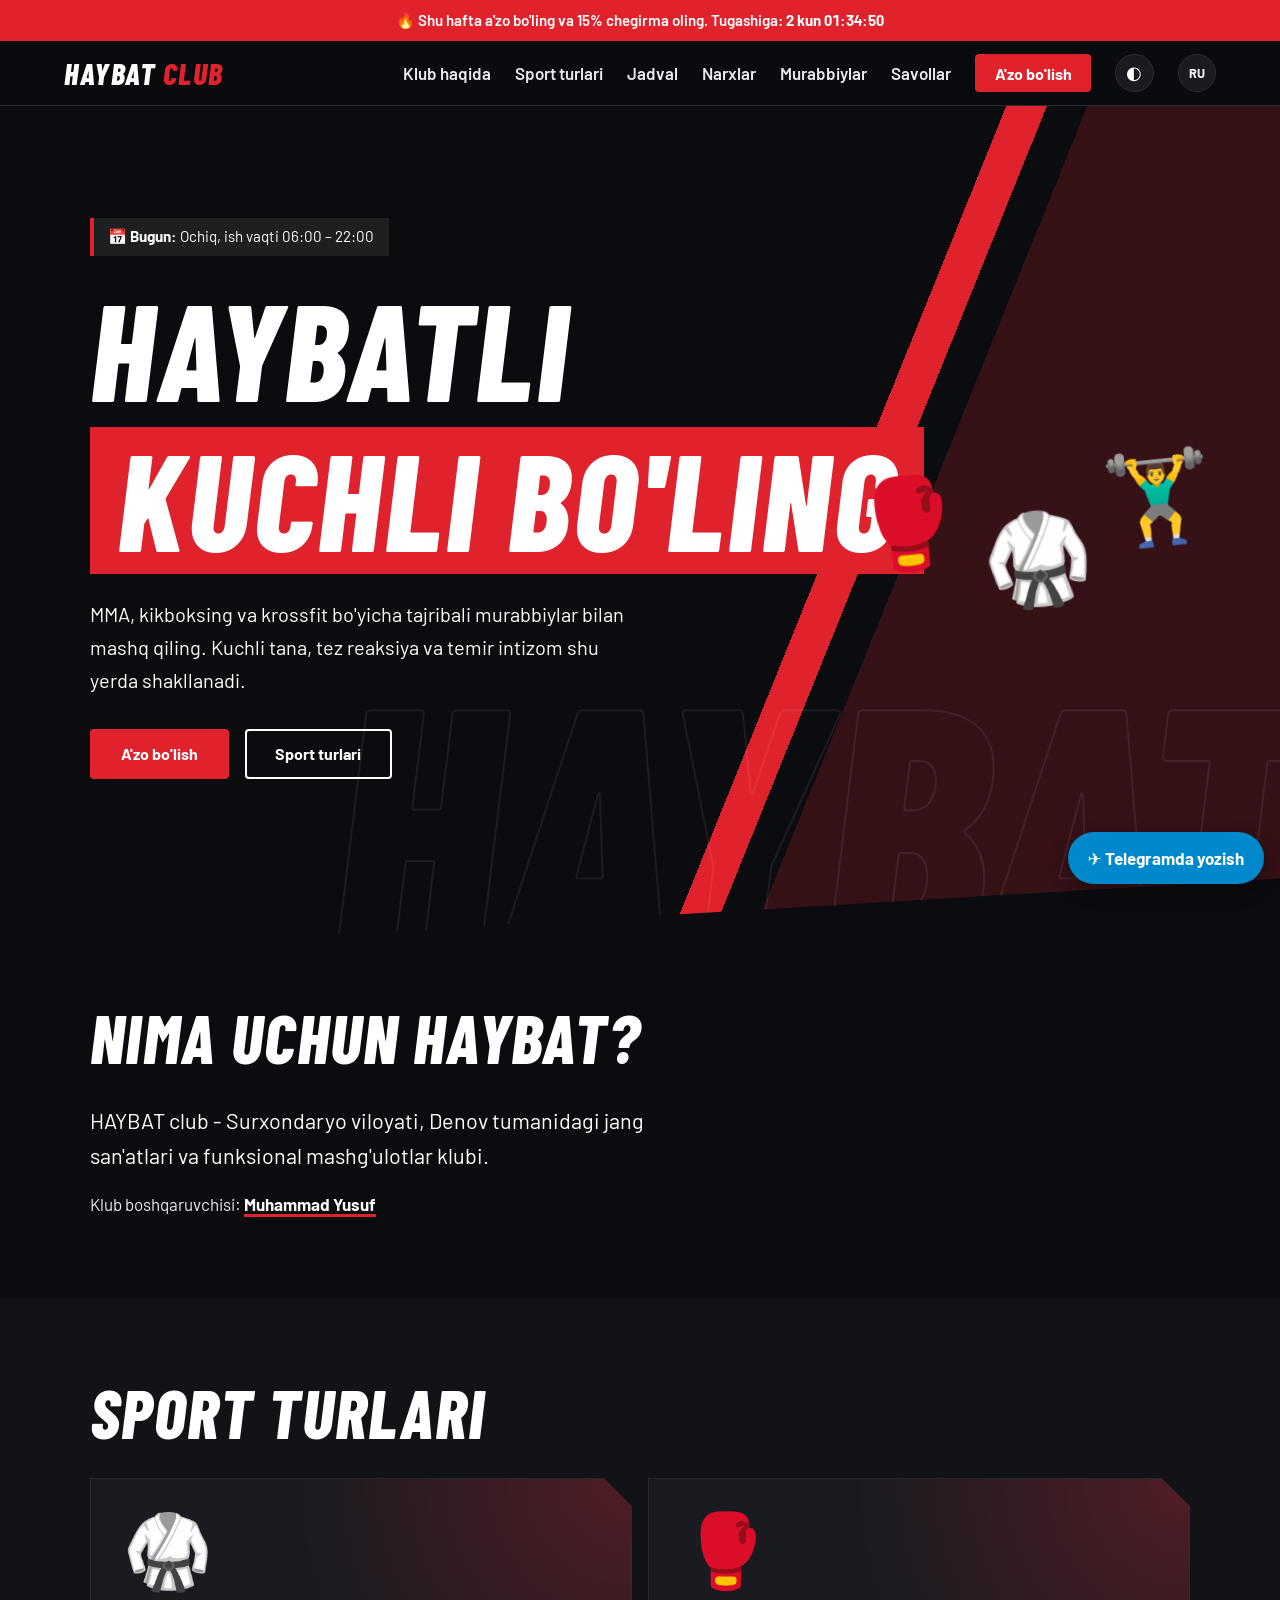
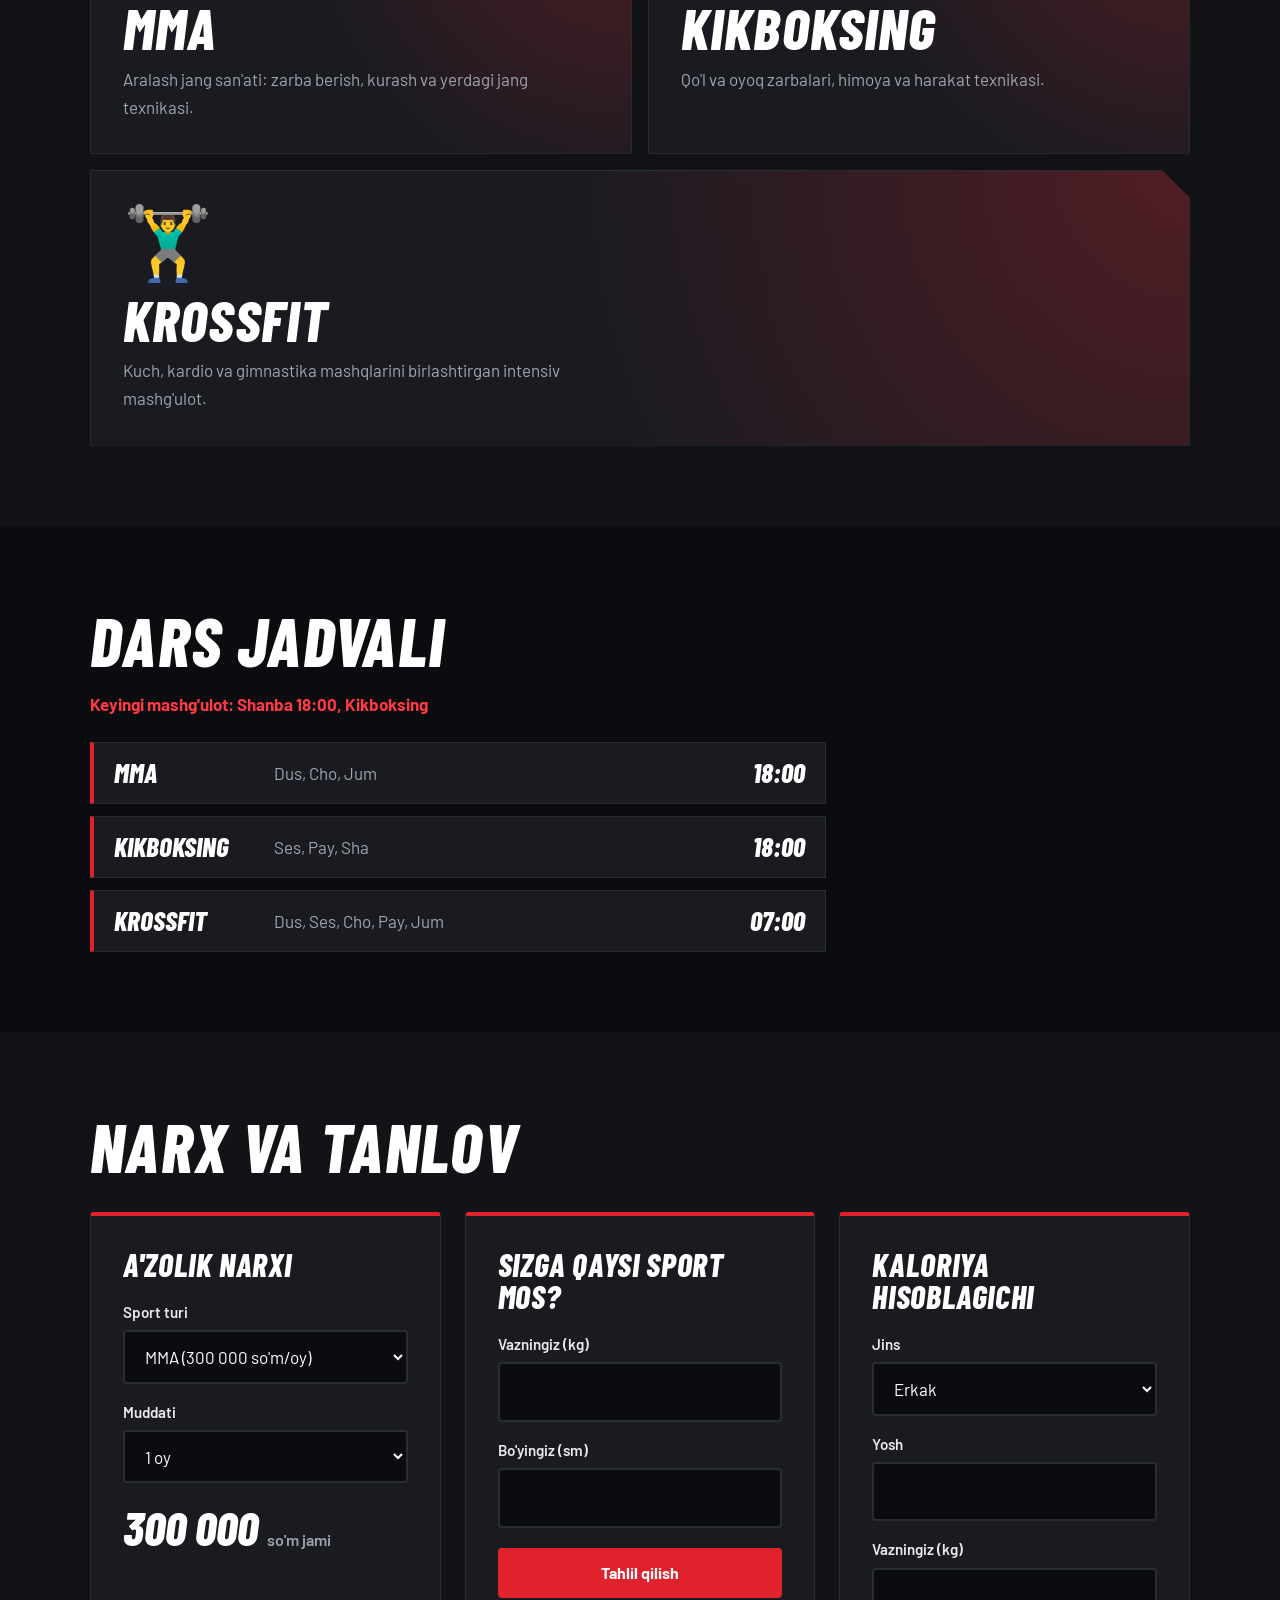
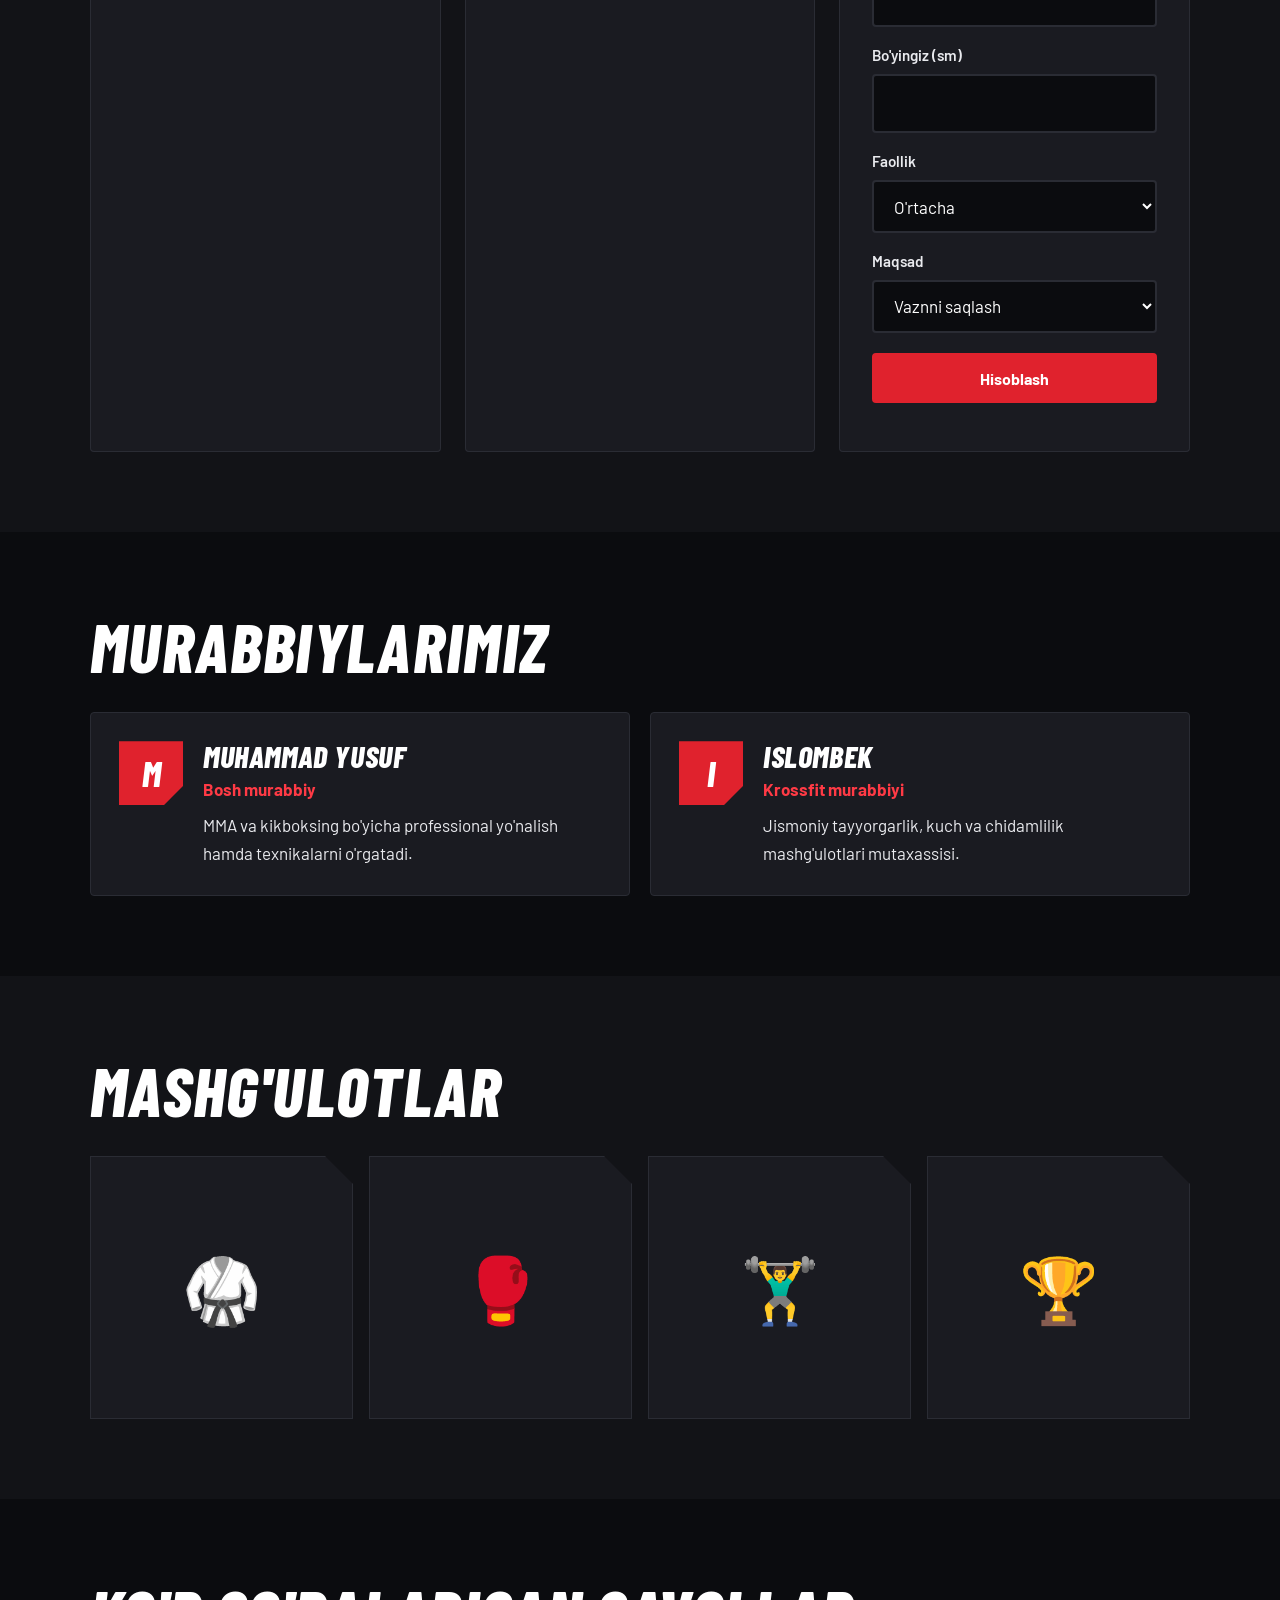
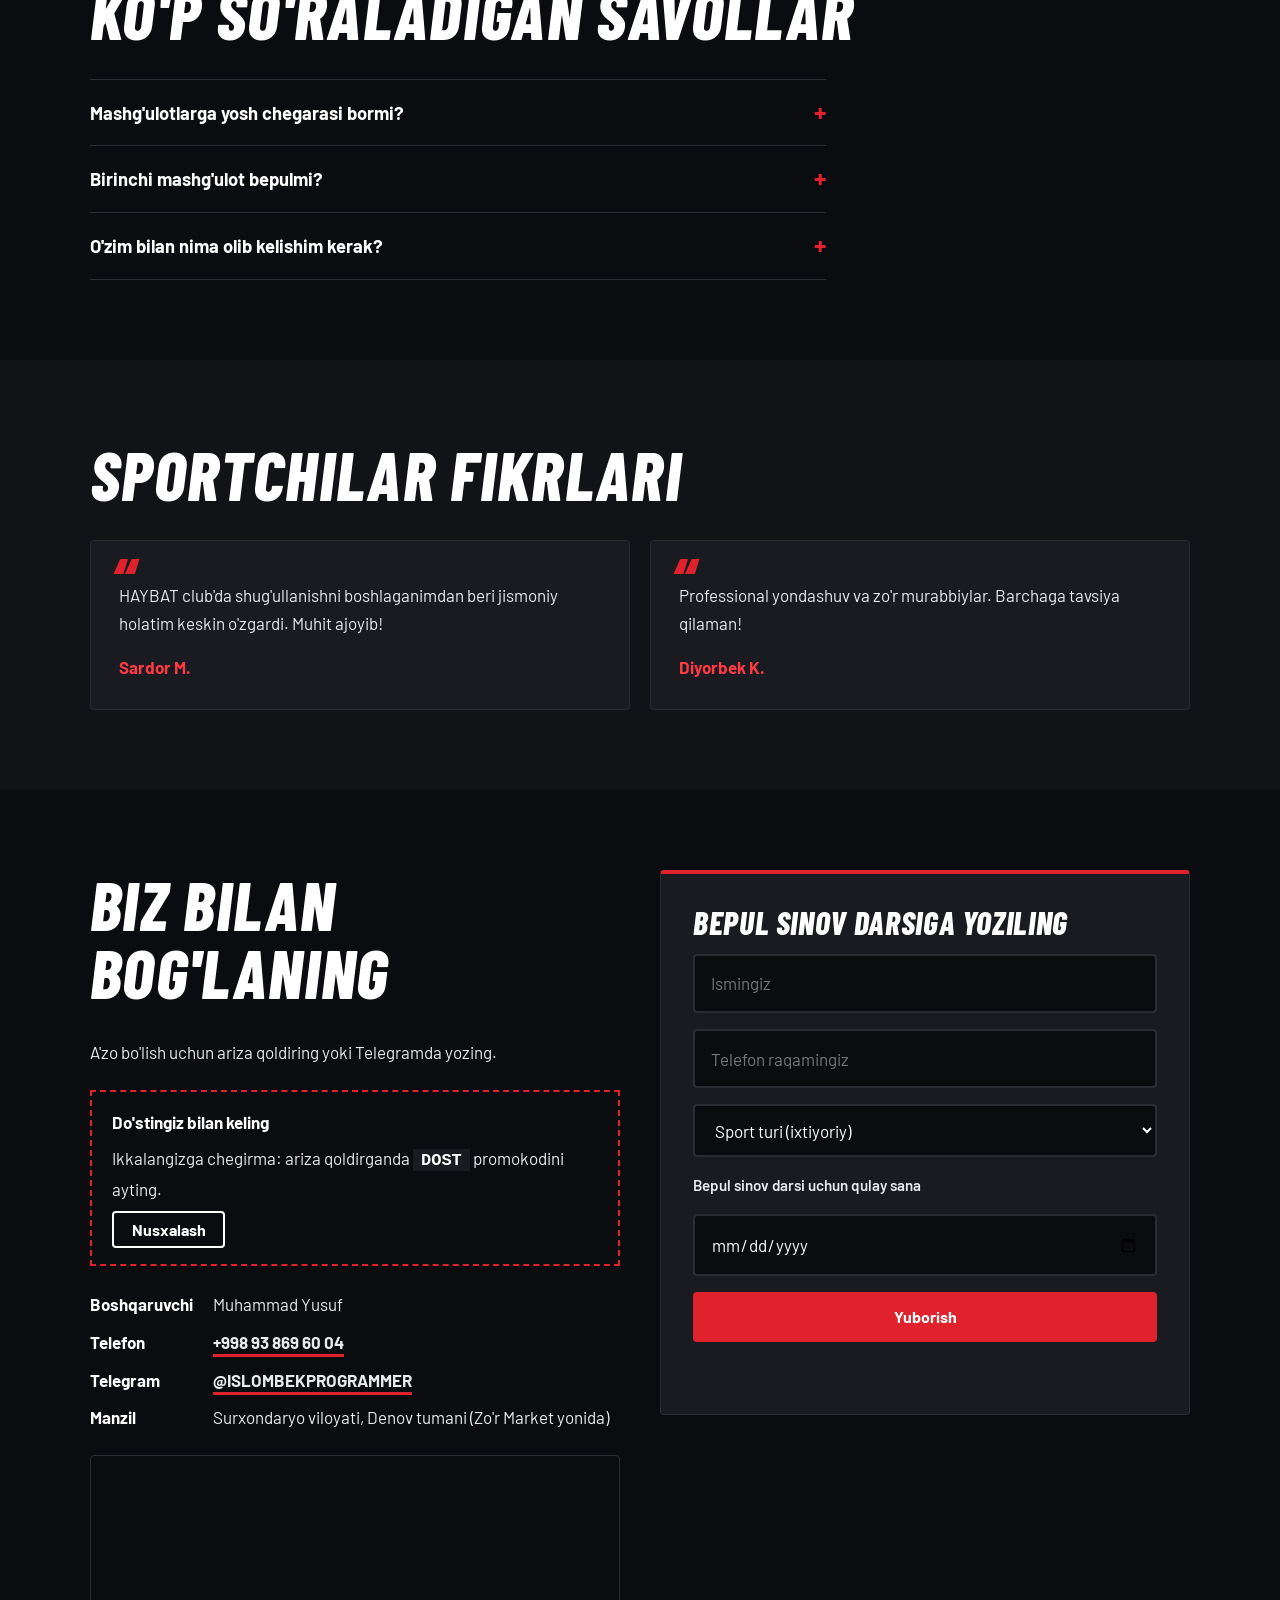
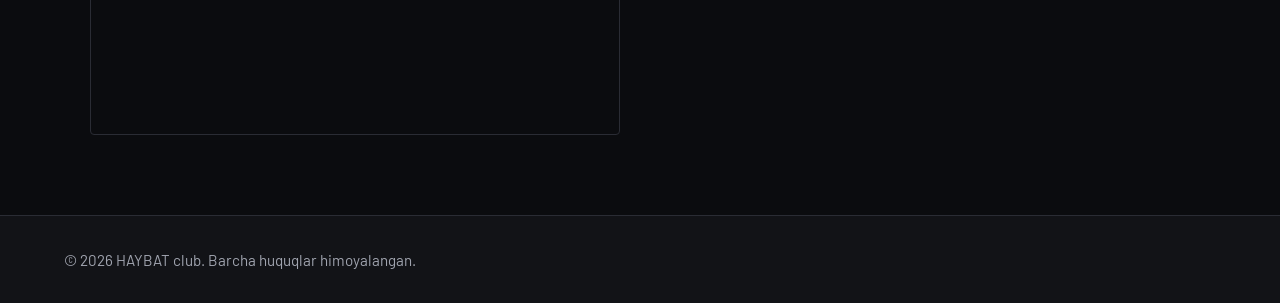
<file: index.html>
<!DOCTYPE html>
<html lang="uz">
<head>
    <meta charset="UTF-8">
    <meta name="viewport" content="width=device-width, initial-scale=1.0">
    <meta name="description" content="HAYBAT club - Surxondaryo, Denov tumanida MMA, kikboksing va krossfit bo'yicha mashg'ulotlar.">
    <meta name="theme-color" content="#e0222d">
    <meta property="og:type" content="website">
    <meta property="og:title" content="HAYBAT club - MMA, Kikboksing va Krossfit | Denov">
    <meta property="og:description" content="Surxondaryo, Denov tumanida jang san'atlari klubi. Birinchi mashg'ulot bepul.">
    <meta property="og:locale" content="uz_UZ">
    <link rel="manifest" href="manifest.webmanifest">
    <link rel="icon" href="icon.svg" type="image/svg+xml">
    <script type="application/ld+json">{"@context":"https://schema.org","@type":"ExerciseGym","name":"HAYBAT club","telephone":"+998938696004","address":{"@type":"PostalAddress","addressLocality":"Denov","addressRegion":"Surxondaryo","addressCountry":"UZ"},"openingHours":["Mo-Sa 06:00-22:00","Su 08:00-20:00"]}</script>
    <title>HAYBAT club - MMA, Kikboksing va Krossfit klubi | Denov</title>
    <link rel="preconnect" href="https://fonts.googleapis.com">
    <link rel="preconnect" href="https://fonts.gstatic.com" crossorigin>
    <link href="https://fonts.googleapis.com/css2?family=Barlow+Condensed:ital,wght@1,800&family=Barlow:wght@400;600;700&display=swap" rel="stylesheet">
    <link rel="stylesheet" href="style.css">
</head>
<body>

    <div class="promo">🔥 Shu hafta a'zo bo'ling va 15% chegirma oling. Tugashiga: <b id="countdown">--</b></div>

    <header>
        <a href="#home" class="logo">HAYBAT <span>CLUB</span></a>
        <nav aria-label="Asosiy menyu">
            <a href="#about">Klub haqida</a>
            <a href="#sports">Sport turlari</a>
            <a href="#schedule">Jadval</a>
            <a href="#tools">Narxlar</a>
            <a href="#coaches">Murabbiylar</a>
            <a href="#faq">Savollar</a>
            <a href="#contact" class="btn btn-primary btn-sm">A'zo bo'lish</a>
            <button class="theme-toggle-btn" id="themeBtn" type="button" aria-label="Kun va tun rejimini almashtirish">◐</button>
            <button class="theme-toggle-btn" id="langBtn" type="button" aria-label="Til / Язык">RU</button>
        </nav>
    </header>

    <section id="home" class="hero">
        <div class="stickers" aria-hidden="true"><span>🥊</span><span>🥋</span><span>🏋️‍♂️</span></div>
        <div class="hero-content">
            <p class="status">📅 <b>Bugun:</b> <span id="todayStatus">tekshirilmoqda...</span></p>
            <h1>HAYBATLI <br><span>KUCHLI BO'LING</span></h1>
            <p>MMA, kikboksing va krossfit bo'yicha tajribali murabbiylar bilan mashq qiling. Kuchli tana, tez reaksiya va temir intizom shu yerda shakllanadi.</p>
            <div class="hero-buttons">
                <a href="#contact" class="btn btn-primary">A'zo bo'lish</a>
                <a href="#sports" class="btn btn-secondary">Sport turlari</a>
            </div>
        </div>
    </section>

    <section id="about" class="about">
        <div class="wrap">
            <h2>Nima uchun HAYBAT?</h2>
            <p class="lead">HAYBAT club - Surxondaryo viloyati, Denov tumanidagi jang san'atlari va funksional mashg'ulotlar klubi.</p>
            <p class="manager">Klub boshqaruvchisi: <strong>Muhammad Yusuf</strong></p>
        </div>
    </section>

    <section id="sports" class="sports">
        <div class="wrap">
            <h2>Sport turlari</h2>
            <div class="bento">
                <article class="sport"><span class="sticker" aria-hidden="true">🥋</span><h3>MMA</h3><p>Aralash jang san'ati: zarba berish, kurash va yerdagi jang texnikasi.</p></article>
                <article class="sport"><span class="sticker" aria-hidden="true">🥊</span><h3>Kikboksing</h3><p>Qo'l va oyoq zarbalari, himoya va harakat texnikasi.</p></article>
                <article class="sport"><span class="sticker" aria-hidden="true">🏋️‍♂️</span><h3>Krossfit</h3><p>Kuch, kardio va gimnastika mashqlarini birlashtirgan intensiv mashg'ulot.</p></article>
            </div>
        </div>
    </section>

    <section id="schedule" class="schedule">
        <div class="wrap">
            <h2>Dars jadvali</h2>
            <p class="next" id="nextSession"></p>
            <div class="sched" id="sched"></div>
        </div>
    </section>

    <section id="tools" class="tools">
        <div class="wrap">
            <h2>Narx va tanlov</h2>
            <div class="tools-grid">
                <div class="calc-box">
                    <h3>A'zolik narxi</h3>
                    <label for="sportSelect">Sport turi</label>
                    <select id="sportSelect">
                        <option value="300000">MMA (300 000 so'm/oy)</option>
                        <option value="250000">Kikboksing (250 000 so'm/oy)</option>
                        <option value="250000">Krossfit (250 000 so'm/oy)</option>
                        <option value="500000">Hammasi birga (500 000 so'm/oy)</option>
                    </select>
                    <label for="monthSelect">Muddati</label>
                    <select id="monthSelect">
                        <option value="1">1 oy</option>
                        <option value="3">3 oy (5% chegirma)</option>
                        <option value="6">6 oy (10% chegirma)</option>
                        <option value="12">12 oy (20% chegirma)</option>
                    </select>
                    <p class="out"><span id="totalPrice">300 000</span> <small>so'm jami</small></p>
                </div>
                <div class="calc-box">
                    <h3>Sizga qaysi sport mos?</h3>
                    <label for="weight">Vazningiz (kg)</label>
                    <input type="number" id="weight" min="20" max="300" inputmode="decimal">
                    <label for="height">Bo'yingiz (sm)</label>
                    <input type="number" id="height" min="100" max="250" inputmode="decimal">
                    <button class="btn btn-primary" id="bmiBtn" type="button">Tahlil qilish</button>
                    <p id="bmiResult" aria-live="polite"></p>
                </div>
                <div class="calc-box">
                    <h3>Kaloriya hisoblagichi</h3>
                    <label for="ks">Jins</label>
                    <select id="ks"><option value="m">Erkak</option><option value="f">Ayol</option></select>
                    <label for="ka">Yosh</label>
                    <input type="number" id="ka" min="12" max="90" inputmode="numeric">
                    <label for="kw">Vazningiz (kg)</label>
                    <input type="number" id="kw" min="20" max="300" inputmode="decimal">
                    <label for="kh">Bo'yingiz (sm)</label>
                    <input type="number" id="kh" min="100" max="250" inputmode="decimal">
                    <label for="kact">Faollik</label>
                    <select id="kact"><option value="1.375">Kam harakat</option><option value="1.55" selected>O'rtacha</option><option value="1.725">Yuqori</option></select>
                    <label for="kgoal">Maqsad</label>
                    <select id="kgoal"><option value="0.85">Vazn tashlash</option><option value="1" selected>Vaznni saqlash</option><option value="1.1">Massa olish</option></select>
                    <button class="btn btn-primary" id="kcalBtn" type="button">Hisoblash</button>
                    <p id="kcalOut" aria-live="polite"></p>
                </div>
            </div>
        </div>
    </section>

    <section id="coaches">
        <div class="wrap">
            <h2>Murabbiylarimiz</h2>
            <div class="cards-container">
                <div class="coach-card">
                    <div class="mono" aria-hidden="true">M</div>
                    <div><h3>Muhammad Yusuf</h3><p class="role">Bosh murabbiy</p><p>MMA va kikboksing bo'yicha professional yo'nalish hamda texnikalarni o'rgatadi.</p></div>
                </div>
                <div class="coach-card">
                    <div class="mono" aria-hidden="true">I</div>
                    <div><h3>Islombek</h3><p class="role">Krossfit murabbiyi</p><p>Jismoniy tayyorgarlik, kuch va chidamlilik mashg'ulotlari mutaxassisi.</p></div>
                </div>
            </div>
        </div>
    </section>

    <section id="gallery" class="gallery">
        <div class="wrap">
            <h2>Mashg'ulotlar</h2>
            <div class="gallery-grid" aria-hidden="true">
                <div class="gallery-item">🥋</div><div class="gallery-item">🥊</div><div class="gallery-item">🏋️‍♂️</div><div class="gallery-item">🏆</div>
            </div>
        </div>
    </section>

    <section id="achievements" class="achievements">
        <div class="wrap">
            <h2>Yutuqlar</h2>
            <div class="cards-container" id="achList"></div>
        </div>
    </section>

    <section id="faq" class="faq">
        <div class="wrap">
            <h2>Ko'p so'raladigan savollar</h2>
            <details><summary>Mashg'ulotlarga yosh chegarasi bormi?</summary><p>Klubimizda har qanday yoshdagi sportchilar uchun maxsus guruhlar mavjud.</p></details>
            <details><summary>Birinchi mashg'ulot bepulmi?</summary><p>Ha, birinchi tanishuv mashg'uloti mutlaqo bepul.</p></details>
            <details><summary>O'zim bilan nima olib kelishim kerak?</summary><p>Qulay sport kiyimi, krossovka va suv idishi yetarli.</p></details>
        </div>
    </section>

    <section id="reviews" class="reviews">
        <div class="wrap">
            <h2>Sportchilar fikrlari</h2>
            <div class="review-grid">
                <blockquote>HAYBAT club'da shug'ullanishni boshlaganimdan beri jismoniy holatim keskin o'zgardi. Muhit ajoyib!<cite>Sardor M.</cite></blockquote>
                <blockquote>Professional yondashuv va zo'r murabbiylar. Barchaga tavsiya qilaman!<cite>Diyorbek K.</cite></blockquote>
            </div>
        </div>
    </section>

    <section id="contact" class="contact">
        <div class="wrap contact-grid">
            <div>
                <h2>Biz bilan bog'laning</h2>
                <p>A'zo bo'lish uchun ariza qoldiring yoki Telegramda yozing.</p>
                <div class="refer"><b>Do'stingiz bilan keling</b><span>Ikkalangizga chegirma: ariza qoldirganda <code id="promoCode">DOST</code> promokodini ayting.</span><button class="btn btn-secondary btn-sm" id="copyPromo" type="button">Nusxalash</button></div>
                <dl class="info">
                    <dt>Boshqaruvchi</dt><dd>Muhammad Yusuf</dd>
                    <dt>Telefon</dt><dd><a href="tel:+998938696004">+998 93 869 60 04</a></dd>
                    <dt>Telegram</dt><dd><a href="https://t.me/ISLOMBEKPROGRAMMER" target="_blank" rel="noopener">@ISLOMBEKPROGRAMMER</a></dd>
                    <dt>Manzil</dt><dd>Surxondaryo viloyati, Denov tumani (Zo'r Market yonida)</dd>
                </dl>
                <div class="map-container">
                    <iframe title="HAYBAT club xaritada" src="https://www.google.com/maps/embed?pb=!1m18!1m12!1m3!1d442.30966351614006!2d67.88043966778787!3d38.28046728445802!2m3!1f0!2f0!3f0!3m2!1i1024!2i768!4f13.1!3m3!1m2!1s0x38b511f4cc61a38d%3A0xb1c02a2d58586c1c!2sZo'r%20Market!5e1!3m2!1sen!2s!4v1792017420385!5m2!1sen!2s" allowfullscreen loading="lazy" referrerpolicy="strict-origin-when-cross-origin"></iframe>
                </div>
            </div>
            <form class="contact-form" id="tgForm">
                <h3>Bepul sinov darsiga yoziling</h3>
                <input type="text" id="name" placeholder="Ismingiz" autocomplete="name" required>
                <input type="tel" id="phone" placeholder="Telefon raqamingiz" autocomplete="tel" required>
                <select id="sport" aria-label="Sport turi"><option value="">Sport turi (ixtiyoriy)</option><option>MMA</option><option>Kikboksing</option><option>Krossfit</option></select>
                <label for="date">Bepul sinov darsi uchun qulay sana</label>
                <input type="date" id="date">
                <button type="submit" id="submitBtn" class="btn btn-primary">Yuborish</button>
                <p id="formNote" aria-live="polite"></p>
            </form>
        </div>
    </section>

    <a href="https://t.me/ISLOMBEKPROGRAMMER" target="_blank" rel="noopener" class="floating-tg">✈️ Telegramda yozish</a>

    <footer><p>&copy; 2026 HAYBAT club. Barcha huquqlar himoyalangan.</p></footer>

    <script>
        const $ = id => document.getElementById(id);
        const pad = n => String(n).padStart(2, '0');
        const fmt = n => Math.round(n).toString().replace(/\B(?=(\d{3})+(?!\d))/g, ' ');


        // ===== Til (UZ / RU) =====
        let L = 'uz';
        try { if (localStorage.getItem('lang') === 'ru') L = 'ru'; } catch (e) {}
        const RU = {
            "🔥 Shu hafta a'zo bo'ling va 15% chegirma oling. Tugashiga:": "🔥 На этой неделе вступайте и получите скидку 15%. Осталось:",
            "Klub haqida": "О клубе", "Sport turlari": "Виды спорта", "Jadval": "Расписание", "Narxlar": "Цены", "Murabbiylar": "Тренеры", "Savollar": "Вопросы", "A'zo bo'lish": "Вступить",
            "Bugun:": "Сегодня:", "HAYBATLI": "ГРОЗНЫЙ", "KUCHLI BO'LING": "СТАНЬ СИЛЬНЫМ",
            "MMA, kikboksing va krossfit bo'yicha tajribali murabbiylar bilan mashq qiling. Kuchli tana, tez reaksiya va temir intizom shu yerda shakllanadi.": "Тренируйтесь по ММА, кикбоксингу и кроссфиту с опытными тренерами. Сильное тело, быстрая реакция и железная дисциплина формируются здесь.",
            "Nima uchun HAYBAT?": "Почему HAYBAT?",
            "HAYBAT club - Surxondaryo viloyati, Denov tumanidagi jang san'atlari va funksional mashg'ulotlar klubi.": "HAYBAT club — клуб единоборств и функциональных тренировок в Денауском районе Сурхандарьинской области.",
            "Klub boshqaruvchisi:": "Руководитель клуба:", "Muhammad Yusuf": "Мухаммад Юсуф", "Islombek": "Исломбек",
            "Kikboksing": "Кикбоксинг", "Krossfit": "Кроссфит",
            "Aralash jang san'ati: zarba berish, kurash va yerdagi jang texnikasi.": "Смешанные единоборства: ударная техника, борьба и бой в партере.",
            "Qo'l va oyoq zarbalari, himoya va harakat texnikasi.": "Удары руками и ногами, защита и работа ног.",
            "Kuch, kardio va gimnastika mashqlarini birlashtirgan intensiv mashg'ulot.": "Интенсивные тренировки: силовые, кардио и гимнастика.",
            "Dars jadvali": "Расписание занятий",
            "Narx va tanlov": "Цены и выбор", "A'zolik narxi": "Стоимость членства", "Sport turi": "Вид спорта", "Muddati": "Срок",
            "MMA (300 000 so'm/oy)": "ММА (300 000 сум/мес)", "Kikboksing (250 000 so'm/oy)": "Кикбоксинг (250 000 сум/мес)", "Krossfit (250 000 so'm/oy)": "Кроссфит (250 000 сум/мес)", "Hammasi birga (500 000 so'm/oy)": "Всё вместе (500 000 сум/мес)",
            "1 oy": "1 месяц", "3 oy (5% chegirma)": "3 месяца (скидка 5%)", "6 oy (10% chegirma)": "6 месяцев (скидка 10%)", "12 oy (20% chegirma)": "12 месяцев (скидка 20%)", "so'm jami": "сум итого",
            "Sizga qaysi sport mos?": "Какой спорт вам подходит?", "Vazningiz (kg)": "Ваш вес (кг)", "Bo'yingiz (sm)": "Ваш рост (см)", "Tahlil qilish": "Анализ",
            "Kaloriya hisoblagichi": "Калькулятор калорий", "Jins": "Пол", "Erkak": "Мужской", "Ayol": "Женский", "Yosh": "Возраст", "Faollik": "Активность", "Kam harakat": "Низкая", "O'rtacha": "Средняя", "Yuqori": "Высокая", "Maqsad": "Цель", "Vazn tashlash": "Похудение", "Vaznni saqlash": "Поддержание веса", "Massa olish": "Набор массы", "Hisoblash": "Рассчитать",
            "Murabbiylarimiz": "Наши тренеры", "Bosh murabbiy": "Главный тренер", "Krossfit murabbiyi": "Тренер по кроссфиту",
            "MMA va kikboksing bo'yicha professional yo'nalish hamda texnikalarni o'rgatadi.": "Обучает ММА и кикбоксингу: профессиональный подход и техника.",
            "Jismoniy tayyorgarlik, kuch va chidamlilik mashg'ulotlari mutaxassisi.": "Специалист по физической подготовке, силе и выносливости.",
            "Mashg'ulotlar": "Тренировки", "Yutuqlar": "Достижения",
            "Ko'p so'raladigan savollar": "Частые вопросы",
            "Mashg'ulotlarga yosh chegarasi bormi?": "Есть ли возрастные ограничения?", "Klubimizda har qanday yoshdagi sportchilar uchun maxsus guruhlar mavjud.": "В клубе есть группы для спортсменов любого возраста.",
            "Birinchi mashg'ulot bepulmi?": "Первая тренировка бесплатная?", "Ha, birinchi tanishuv mashg'uloti mutlaqo bepul.": "Да, первая ознакомительная тренировка полностью бесплатна.",
            "O'zim bilan nima olib kelishim kerak?": "Что брать с собой?", "Qulay sport kiyimi, krossovka va suv idishi yetarli.": "Достаточно удобной спортивной одежды, кроссовок и бутылки воды.",
            "Sportchilar fikrlari": "Отзывы спортсменов",
            "HAYBAT club'da shug'ullanishni boshlaganimdan beri jismoniy holatim keskin o'zgardi. Muhit ajoyib!": "С тех пор как начал заниматься в HAYBAT club, моя физическая форма сильно изменилась. Отличная атмосфера!",
            "Professional yondashuv va zo'r murabbiylar. Barchaga tavsiya qilaman!": "Профессиональный подход и отличные тренеры. Рекомендую всем!",
            "Sardor M.": "Сардор М.", "Diyorbek K.": "Дийорбек К.",
            "Biz bilan bog'laning": "Свяжитесь с нами", "A'zo bo'lish uchun ariza qoldiring yoki Telegramda yozing.": "Оставьте заявку на вступление или напишите в Telegram.",
            "Do'stingiz bilan keling": "Приходите с другом", "Ikkalangizga chegirma: ariza qoldirganda": "Скидка вам обоим: при заявке назовите", "promokodini ayting.": "промокод.", "Nusxalash": "Копировать", "Nusxalandi": "Скопировано",
            "Boshqaruvchi": "Руководитель", "Telefon": "Телефон", "Manzil": "Адрес", "Surxondaryo viloyati, Denov tumani (Zo'r Market yonida)": "Сурхандарьинская область, Денау (рядом с Zo'r Market)",
            "Bepul sinov darsiga yoziling": "Запишитесь на бесплатное пробное занятие", "Sport turi (ixtiyoriy)": "Вид спорта (необязательно)", "Bepul sinov darsi uchun qulay sana": "Удобная дата пробного занятия",
            "Yuborish": "Отправить", "Yuborilmoqda...": "Отправка...",
            "Ismingiz": "Ваше имя", "Telefon raqamingiz": "Ваш телефон",
            "✈️ Telegramda yozish": "✈️ Написать в Telegram", "© 2026 HAYBAT club. Barcha huquqlar himoyalangan.": "© 2026 HAYBAT club. Все права защищены.",
            // dinamik matnlar
            "kun": "дн.", "bugun": "сегодня", "Keyingi mashg'ulot": "Ближайшая тренировка",
            "Yakshanba, ish vaqti 08:00 – 20:00": "Воскресенье, 08:00 – 20:00", "Ochiq, ish vaqti 06:00 – 22:00": "Открыто, 06:00 – 22:00",
            "Vazn va bo'yingizni to'g'ri kiriting.": "Введите вес и рост корректно.",
            "Siz ozg'insiz. Krossfit va to'g'ri ovqatlanish tavsiya etiladi.": "Дефицит веса. Рекомендуем кроссфит и правильное питание.",
            "Vazningiz me'yorda. MMA va kikboksing juda mos tushadi.": "Вес в норме. Вам отлично подойдут ММА и кикбоксинг.",
            "Ortiqcha vazn bor. Krossfit va kikboksing orqali forma olasiz.": "Есть лишний вес. Кроссфит и кикбоксинг помогут вернуть форму.",
            "Arizangiz yuborildi. Tez orada bog'lanamiz.": "Заявка отправлена. Скоро свяжемся с вами.",
            "Yuborib bo'lmadi. Iltimos, telefon orqali bog'laning.": "Не удалось отправить. Пожалуйста, позвоните нам.",
            "Barcha maydonlarni to'ldiring.": "Заполните все поля.", "Kunlik me'yor": "Суточная норма", "kkal": "ккал", "oqsil": "белок", "g": "г", "Taxminiy hisob.": "Приблизительный расчёт."
        };
        const t = s => (L === 'ru' && RU[s]) || s;
        const ORIG = new WeakMap();
        function applyLang() {
            document.documentElement.lang = L;
            const skip = '#sched,#nextSession,#todayStatus,#countdown,#achList,#formNote,#bmiResult,#kcalOut,#promoCode,script';
            const w = document.createTreeWalker(document.body, NodeFilter.SHOW_TEXT);
            for (let n; (n = w.nextNode());) {
                if (n.parentElement.closest(skip)) continue;
                if (!ORIG.has(n)) ORIG.set(n, n.nodeValue);
                const o = ORIG.get(n), k = o.trim();
                n.nodeValue = L === 'ru' && RU[k] ? o.replace(k, RU[k]) : o;
            }
            document.querySelectorAll('[placeholder]').forEach(e => { e.dataset.ph = e.dataset.ph || e.placeholder; e.placeholder = t(e.dataset.ph); });
            $('langBtn').textContent = L === 'ru' ? 'UZ' : 'RU';
            setStatus(); tick(); renderSchedule();
        }
        $('langBtn').addEventListener('click', () => {
            L = L === 'ru' ? 'uz' : 'ru';
            try { localStorage.setItem('lang', L); } catch (e) {}
            applyLang();
        });

        // Telegram bot (token sahifa kodida ochiq turadi)
        const BOT_TOKEN = '8880718606:AAGQOW-xNHdI8zGS5FeTEkq-9pEaIy5VKOA';
        const CHAT_ID = '8632244174';

        // Tema
        try { if (localStorage.getItem('theme') === 'light') document.body.classList.add('light'); } catch (e) {}
        $('themeBtn').addEventListener('click', () => {
            const light = document.body.classList.toggle('light');
            try { localStorage.setItem('theme', light ? 'light' : 'dark'); } catch (e) {}
        });

        // Bugungi ish vaqti
        function setStatus() {
            $('todayStatus').textContent = t(new Date().getDay() === 0 ? 'Yakshanba, ish vaqti 08:00 – 20:00' : 'Ochiq, ish vaqti 06:00 – 22:00');
        }

        // Aksiya taymeri: joriy haftaning yakshanba kuni 23:59 gacha
        const end = new Date();
        end.setDate(end.getDate() + (7 - end.getDay()) % 7);
        end.setHours(23, 59, 59, 0);
        function tick() {
            const d = end - Date.now();
            if (d <= 0) { document.querySelector('.promo').hidden = true; return; }
            const s = Math.floor(d / 1000);
            $('countdown').textContent = `${Math.floor(s / 86400)} ${t('kun')} ${pad(Math.floor(s % 86400 / 3600))}:${pad(Math.floor(s % 3600 / 60))}:${pad(s % 60)}`;
        }
        tick(); setInterval(tick, 1000);

        // Narx hisoblagich
        function calculatePrice() {
            const months = +$('monthSelect').value;
            const discount = { 3: .05, 6: .10, 12: .20 }[months] || 0;
            $('totalPrice').textContent = fmt(+$('sportSelect').value * months * (1 - discount));
        }
        $('sportSelect').addEventListener('change', calculatePrice);
        $('monthSelect').addEventListener('change', calculatePrice);

        // BMI
        $('bmiBtn').addEventListener('click', () => {
            const w = parseFloat($('weight').value), h = parseFloat($('height').value) / 100;
            const out = $('bmiResult');
            if (!(w > 0 && h > 0)) { out.textContent = t("Vazn va bo'yingizni to'g'ri kiriting."); return; }
            const bmi = w / (h * h);
            const rec = bmi < 18.5 ? t("Siz ozg'insiz. Krossfit va to'g'ri ovqatlanish tavsiya etiladi.")
                : bmi < 25 ? t("Vazningiz me'yorda. MMA va kikboksing juda mos tushadi.")
                : t("Ortiqcha vazn bor. Krossfit va kikboksing orqali forma olasiz.");
            out.textContent = `BMI: ${bmi.toFixed(1)}. ${rec}`;
        });

        // Ariza formasi
        $('tgForm').addEventListener('submit', async e => {
            e.preventDefault();
            const name = $('name').value.trim(), phone = $('phone').value.trim();
            const note = $('formNote'), btn = $('submitBtn');
            btn.disabled = true; btn.textContent = t('Yuborilmoqda...');
            try {
                const r = await fetch(`https://api.telegram.org/bot${BOT_TOKEN}/sendMessage`, {
                    method: 'POST',
                    headers: { 'Content-Type': 'application/json' },
                    body: JSON.stringify({ chat_id: CHAT_ID, text: `🥊 HAYBAT CLUB - YANGI ARIZA!\n\n👤 Ism: ${name}\n📞 Tel: ${phone}${$('sport').value ? '\n🥊 Sport: ' + $('sport').value : ''}${$('date').value ? '\n📅 Sana: ' + $('date').value : ''}` })
                });
                const data = await r.json();
                if (!data.ok) throw new Error(data.description);
                note.textContent = t("Arizangiz yuborildi. Tez orada bog'lanamiz.");
                e.target.reset();
            } catch (err) {
                note.textContent = t("Yuborib bo'lmadi. Iltimos, telefon orqali bog'laning.");
            } finally { btn.disabled = false; btn.textContent = t('Yuborish'); }
        });

        // ===== Dars jadvali =====
        // DIQQAT: vaqtlar NAMUNA. O'zingizniki bilan almashtiring (d: 0=Yakshanba, 1=Dushanba ... 6=Shanba)
        const SCHEDULE = [
            { s: 'MMA', d: [1, 3, 5], t: '18:00' },
            { s: 'Kikboksing', d: [2, 4, 6], t: '18:00' },
            { s: 'Krossfit', d: [1, 2, 3, 4, 5], t: '07:00' }
        ];
        // Yutuqlar: bo'sh bo'lsa bo'lim ko'rinmaydi. Misol: { h: "Surxondaryo chempionati", p: "1-o'rin, 2026" }
        const ACHIEVEMENTS = [];
        const DAYS = {
            uz: ['Yakshanba', 'Dushanba', 'Seshanba', 'Chorshanba', 'Payshanba', 'Juma', 'Shanba'],
            ru: ['Воскресенье', 'Понедельник', 'Вторник', 'Среда', 'Четверг', 'Пятница', 'Суббота']
        };
        function renderSchedule() {
            const names = DAYS[L], now = new Date();
            $('sched').innerHTML = SCHEDULE.map(x =>
                `<div class="slot"><b>${t(x.s)}</b><span>${x.d.map(i => names[i].slice(0, 3)).join(', ')}</span><em>${x.t}</em></div>`).join('');
            let best = null;
            SCHEDULE.forEach(x => x.d.forEach(d => {
                const [hh, mm] = x.t.split(':');
                const dt = new Date(now);
                dt.setDate(now.getDate() + (d - now.getDay() + 7) % 7);
                dt.setHours(+hh, +mm, 0, 0);
                if (dt < now) dt.setDate(dt.getDate() + 7);
                if (!best || dt < best.dt) best = { dt, x };
            }));
            const day = best.dt.toDateString() === now.toDateString() ? t('bugun') : names[best.dt.getDay()];
            $('nextSession').textContent = `${t("Keyingi mashg'ulot")}: ${day} ${best.x.t}, ${t(best.x.s)}`;
        }

        // ===== Yutuqlar =====
        if (!ACHIEVEMENTS.length) $('achievements').remove();
        else $('achList').innerHTML = ACHIEVEMENTS.map(a => `<div class="coach-card"><div><h3>${a.h}</h3><p>${a.p}</p></div></div>`).join('');

        // ===== Kaloriya =====
        $('kcalBtn').addEventListener('click', () => {
            const w = +$('kw').value, hh = +$('kh').value, a = +$('ka').value, out = $('kcalOut');
            if (!(w > 0 && hh > 0 && a > 0)) { out.textContent = t("Barcha maydonlarni to'ldiring."); return; }
            const bmr = 10 * w + 6.25 * hh - 5 * a + ($('ks').value === 'm' ? 5 : -161);
            out.textContent = `${t("Kunlik me'yor")}: ~${fmt(bmr * +$('kact').value * +$('kgoal').value)} ${t('kkal')}, ${t('oqsil')}: ~${Math.round(w * 1.8)} ${t('g')}. ${t('Taxminiy hisob.')}`;
        });

        // ===== Promokod nusxalash =====
        $('copyPromo').addEventListener('click', async e => {
            try { await navigator.clipboard.writeText($('promoCode').textContent); } catch (err) {}
            const b = e.currentTarget, old = b.textContent;
            b.textContent = t('Nusxalandi'); setTimeout(() => { b.textContent = old; }, 1500);
        });

        // ===== PWA =====
        if ('serviceWorker' in navigator) navigator.serviceWorker.register('sw.js').catch(() => {});

        applyLang();
    </script>
</body>
</html>
</file>
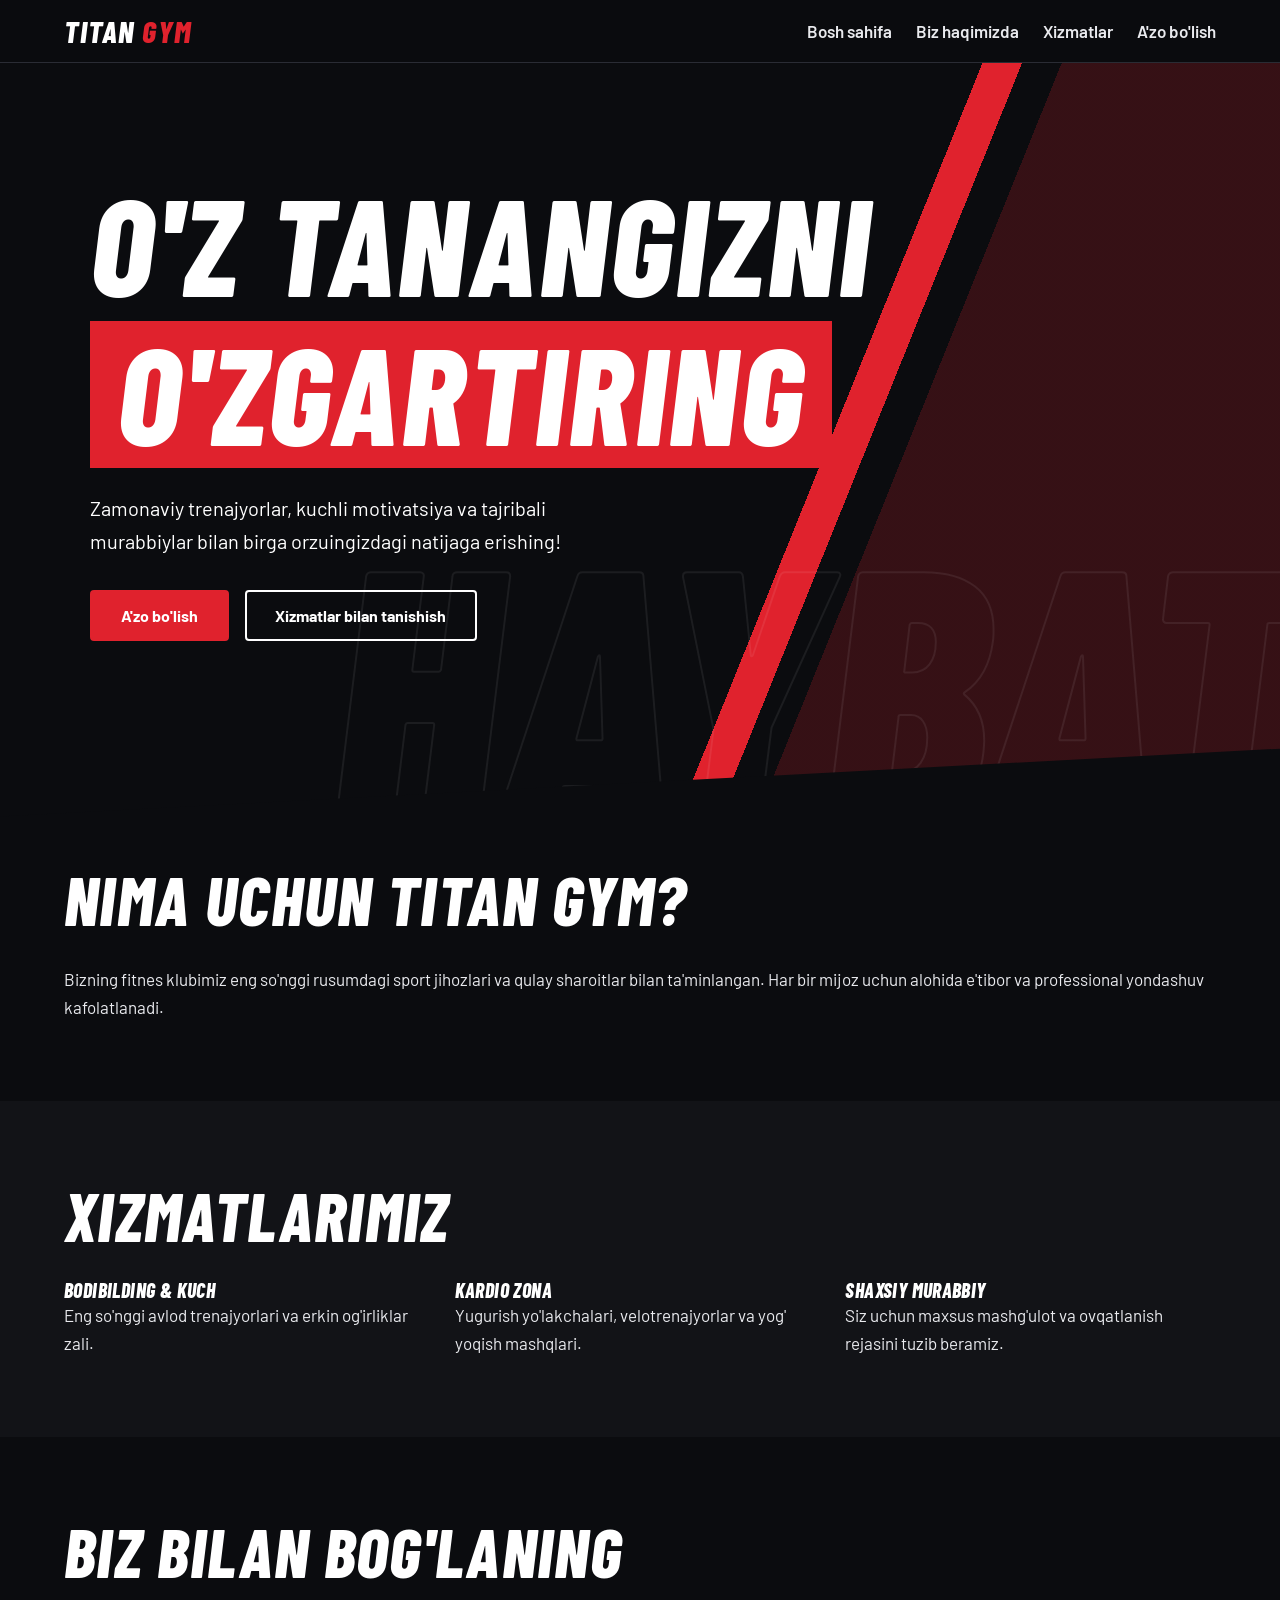
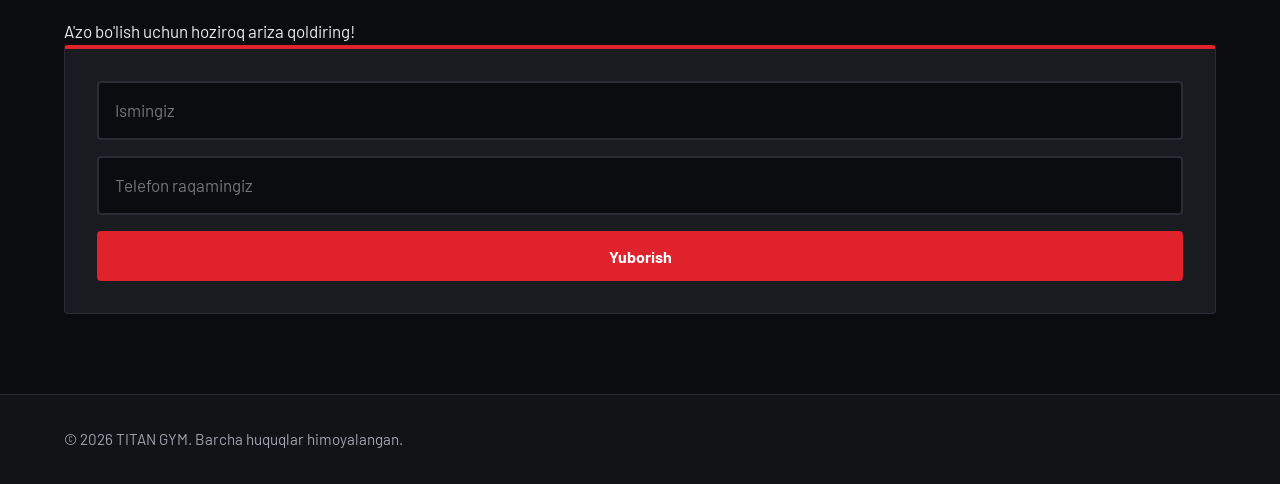
<file: index (1).html>
<!DOCTYPE html>
<html lang="uz">
<head>
    <meta charset="UTF-8">
    <meta name="viewport" content="width=device-width, initial-scale=1.0">
    <meta name="description" content="TITAN GYM - zamonaviy fitnes klub: trenajyorlar, kardio zona va shaxsiy murabbiy.">
    <title>TITAN GYM - Zamonaviy Fitnes Klub</title>
    <link rel="stylesheet" href="style.css">
    <!-- Google Fonts -->
    <link rel="preconnect" href="https://fonts.googleapis.com">
    <link rel="preconnect" href="https://fonts.gstatic.com" crossorigin>
    <link href="https://fonts.googleapis.com/css2?family=Barlow+Condensed:ital,wght@1,800&family=Barlow:wght@400;600;700&display=swap" rel="stylesheet">
</head>
<body>

    <!-- Header / Navigatsiya -->
    <header>
        <div class="logo">TITAN <span>GYM</span></div>
        <nav aria-label="Asosiy menyu">
            <a href="#home">Bosh sahifa</a>
            <a href="#about">Biz haqimizda</a>
            <a href="#services">Xizmatlar</a>
            <a href="#contact" class="nav-btn">A'zo bo'lish</a>
        </nav>
    </header>

    <!-- Asosiy Banner (Hero) -->
    <section id="home" class="hero">
        <div class="hero-content">
            <h1>O'Z TANANGIZNI <br><span>O'ZGARTIRING</span></h1>
            <p>Zamonaviy trenajyorlar, kuchli motivatsiya va tajribali murabbiylar bilan birga orzuingizdagi natijaga erishing!</p>
            <div class="hero-buttons">
                <a href="#contact" class="btn btn-primary">A'zo bo'lish</a>
                <a href="#services" class="btn btn-secondary">Xizmatlar bilan tanishish</a>
            </div>
        </div>
    </section>

    <!-- Biz haqimizda -->
    <section id="about" class="about">
        <div class="about-text">
            <h2>Nima uchun <span>TITAN GYM</span>?</h2>
            <p>Bizning fitnes klubimiz eng so'nggi rusumdagi sport jihozlari va qulay sharoitlar bilan ta'minlangan. Har bir mijoz uchun alohida e'tibor va professional yondashuv kafolatlanadi.</p>
        </div>
    </section>

    <!-- Xizmatlar bo'limi -->
    <section id="services" class="services">
        <h2>Xizmatlarimiz</h2>
        <div class="cards-container">
            <div class="card">
                <h3>Bodibilding & Kuch</h3>
                <p>Eng so'nggi avlod trenajyorlari va erkin og'irliklar zali.</p>
            </div>
            <div class="card">
                <h3>Kardio Zona</h3>
                <p>Yugurish yo'lakchalari, velotrenajyorlar va yog' yoqish mashqlari.</p>
            </div>
            <div class="card">
                <h3>Shaxsiy Murabbiy</h3>
                <p>Siz uchun maxsus mashg'ulot va ovqatlanish rejasini tuzib beramiz.</p>
            </div>
        </div>
    </section>

    <!-- Bog'lanish -->
    <section id="contact" class="contact">
        <h2>Biz bilan bog'laning</h2>
        <p>A'zo bo'lish uchun hoziroq ariza qoldiring!</p>
        <form class="contact-form">
            <input type="text" name="name" placeholder="Ismingiz" aria-label="Ismingiz" autocomplete="name" required>
            <input type="tel" name="phone" placeholder="Telefon raqamingiz" aria-label="Telefon raqamingiz" autocomplete="tel" required>
            <button type="submit" class="btn btn-primary">Yuborish</button>
        </form>
    </section>

    <!-- Footer -->
    <footer>
        <p>&copy; 2026 TITAN GYM. Barcha huquqlar himoyalangan.</p>
    </footer>

</body>
</html>
</file>
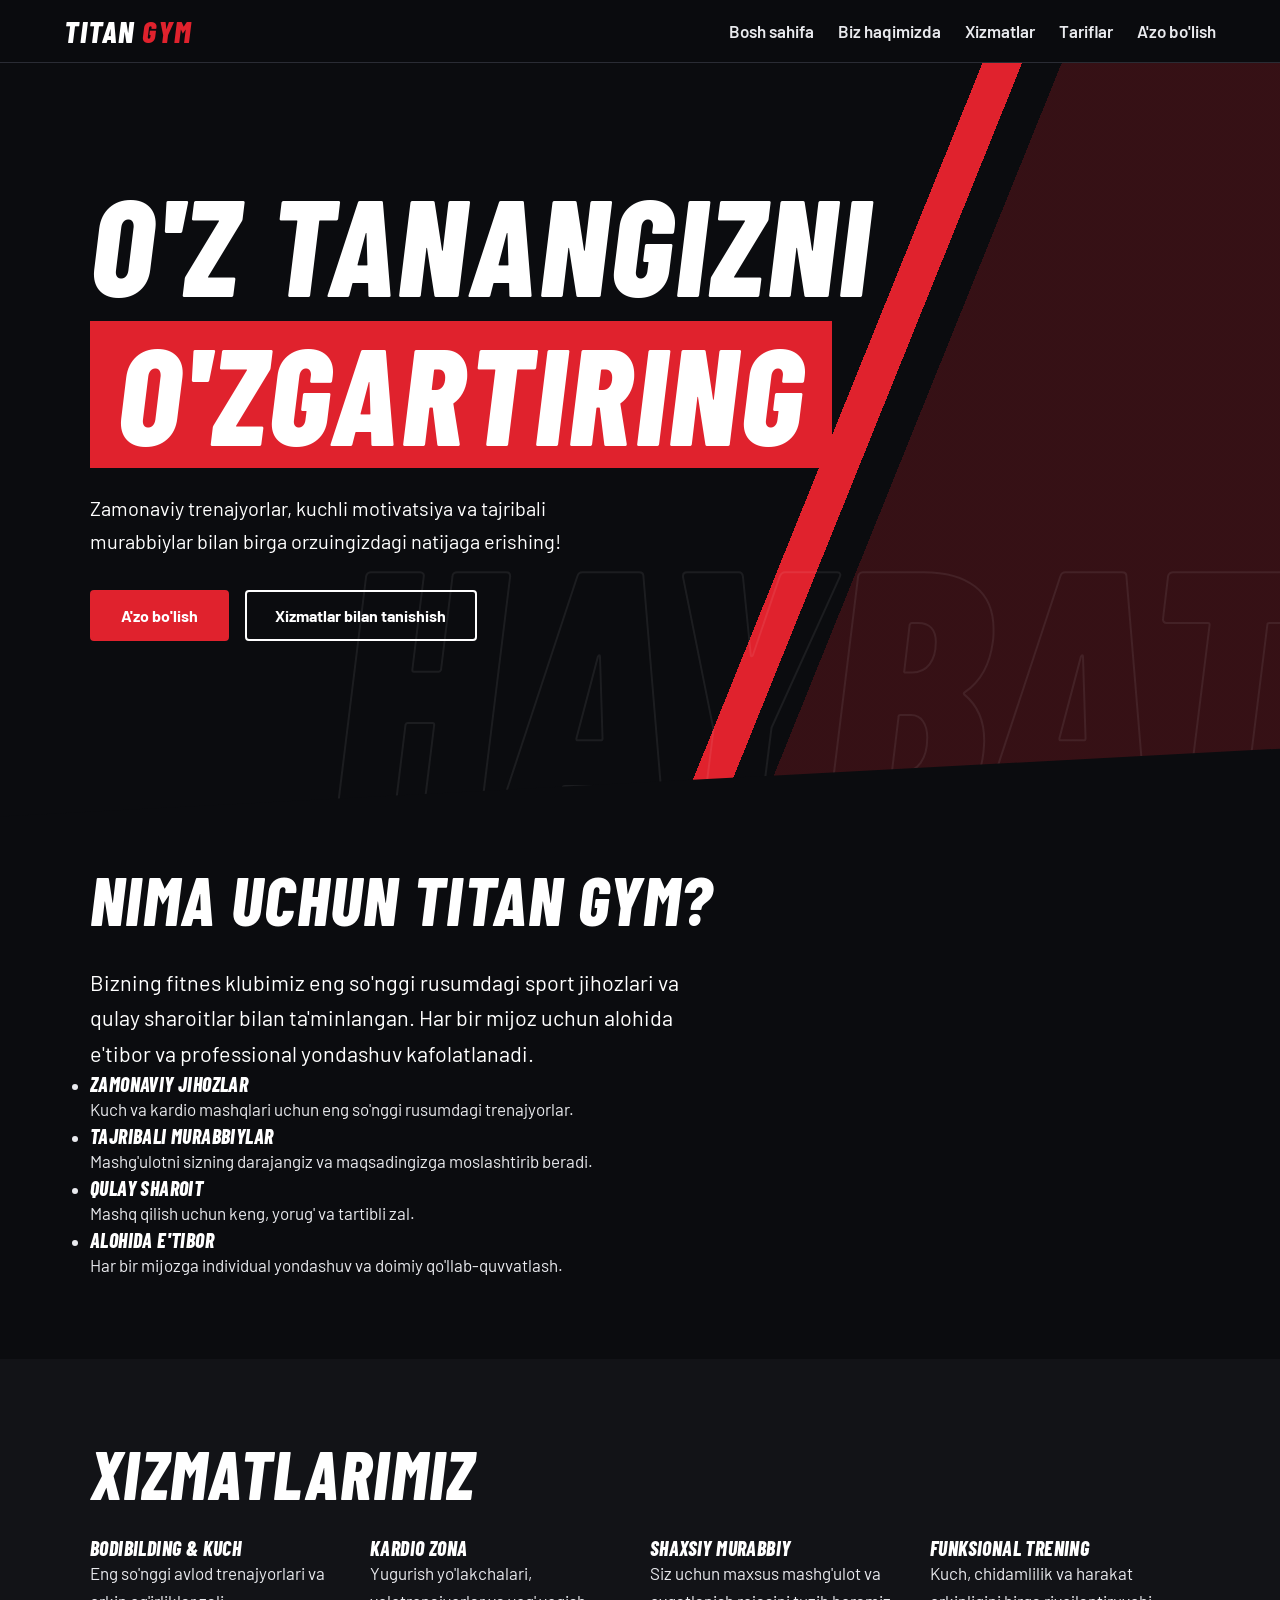
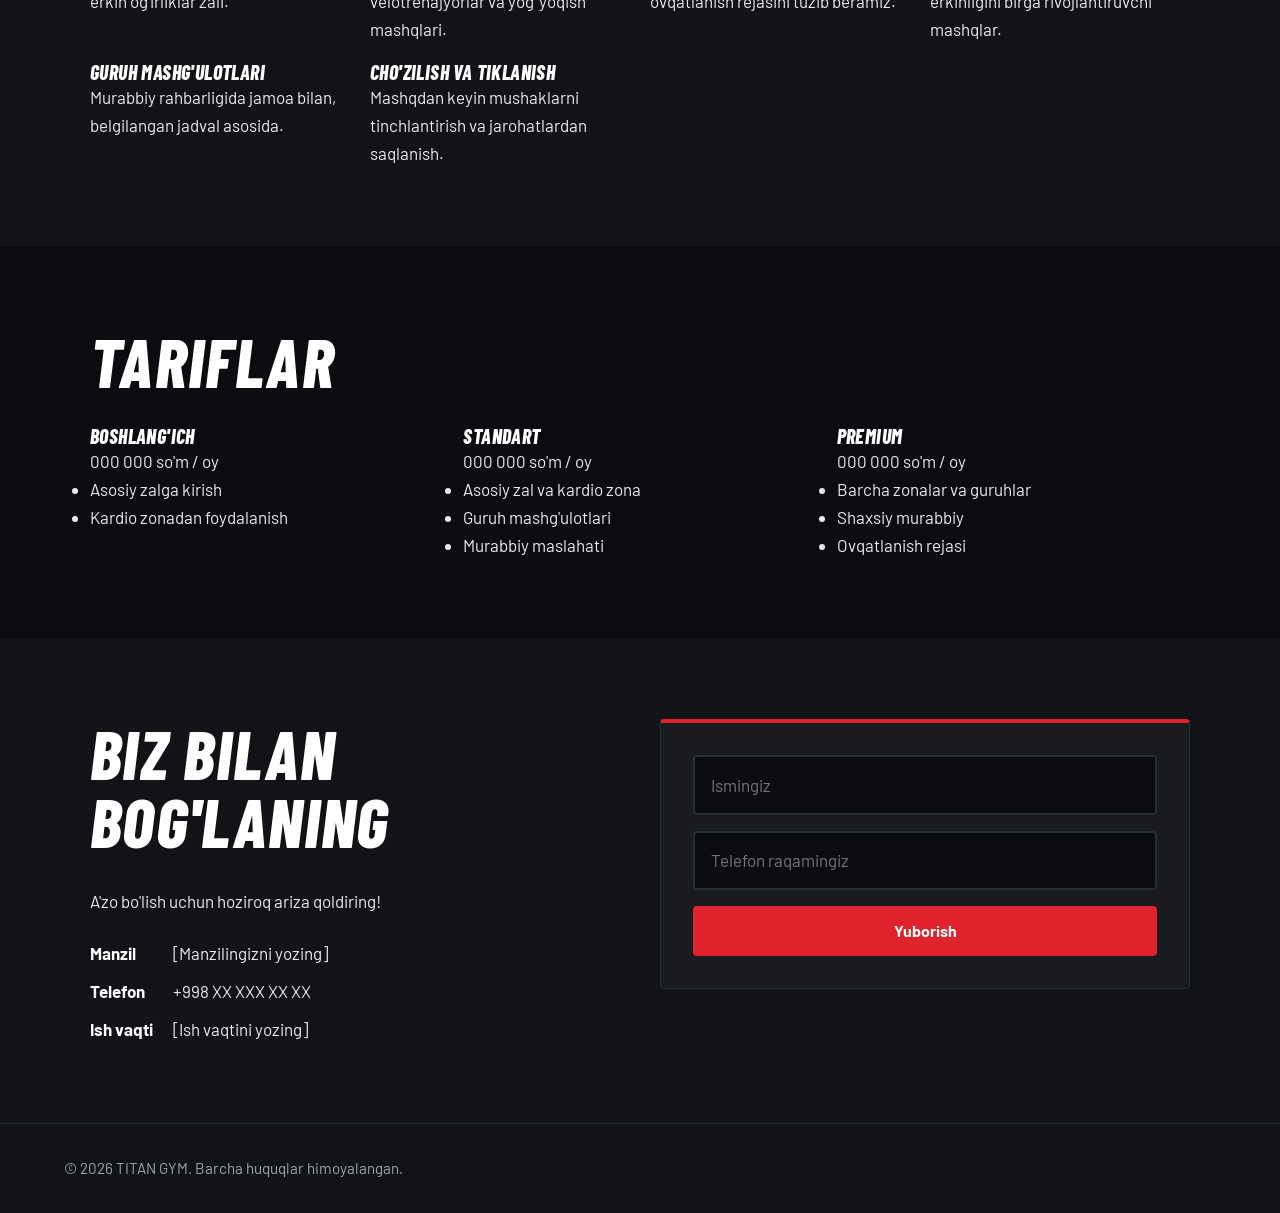
<file: index (2).html>
<!DOCTYPE html>
<html lang="uz">
<head>
    <meta charset="UTF-8">
    <meta name="viewport" content="width=device-width, initial-scale=1.0">
    <meta name="description" content="TITAN GYM - zamonaviy fitnes klub: trenajyorlar, kardio zona, guruh mashg'ulotlari va shaxsiy murabbiy.">
    <title>TITAN GYM - Zamonaviy Fitnes Klub</title>
    <link rel="stylesheet" href="style.css">
    <!-- Google Fonts -->
    <link rel="preconnect" href="https://fonts.googleapis.com">
    <link rel="preconnect" href="https://fonts.gstatic.com" crossorigin>
    <link href="https://fonts.googleapis.com/css2?family=Barlow+Condensed:ital,wght@1,800&family=Barlow:wght@400;600;700&display=swap" rel="stylesheet">
</head>
<body>

    <!-- Header / Navigatsiya -->
    <header>
        <div class="logo">TITAN <span>GYM</span></div>
        <nav aria-label="Asosiy menyu">
            <a href="#home">Bosh sahifa</a>
            <a href="#about">Biz haqimizda</a>
            <a href="#services">Xizmatlar</a>
            <a href="#pricing">Tariflar</a>
            <a href="#contact" class="nav-btn">A'zo bo'lish</a>
        </nav>
    </header>

    <!-- Asosiy Banner (Hero) -->
    <section id="home" class="hero">
        <div class="hero-content">
            <h1>O'Z TANANGIZNI <br><span>O'ZGARTIRING</span></h1>
            <p>Zamonaviy trenajyorlar, kuchli motivatsiya va tajribali murabbiylar bilan birga orzuingizdagi natijaga erishing!</p>
            <div class="hero-buttons">
                <a href="#contact" class="btn btn-primary">A'zo bo'lish</a>
                <a href="#services" class="btn btn-secondary">Xizmatlar bilan tanishish</a>
            </div>
        </div>
    </section>

    <!-- Biz haqimizda -->
    <section id="about" class="about">
        <div class="wrap">
            <h2>Nima uchun <span>TITAN GYM</span>?</h2>
            <p class="lead">Bizning fitnes klubimiz eng so'nggi rusumdagi sport jihozlari va qulay sharoitlar bilan ta'minlangan. Har bir mijoz uchun alohida e'tibor va professional yondashuv kafolatlanadi.</p>
            <ul class="features">
                <li><h3>Zamonaviy jihozlar</h3><p>Kuch va kardio mashqlari uchun eng so'nggi rusumdagi trenajyorlar.</p></li>
                <li><h3>Tajribali murabbiylar</h3><p>Mashg'ulotni sizning darajangiz va maqsadingizga moslashtirib beradi.</p></li>
                <li><h3>Qulay sharoit</h3><p>Mashq qilish uchun keng, yorug' va tartibli zal.</p></li>
                <li><h3>Alohida e'tibor</h3><p>Har bir mijozga individual yondashuv va doimiy qo'llab-quvvatlash.</p></li>
            </ul>
        </div>
    </section>

    <!-- Xizmatlar bo'limi -->
    <section id="services" class="services">
        <div class="wrap">
            <h2>Xizmatlarimiz</h2>
            <div class="cards-container">
                <div class="card">
                    <h3>Bodibilding & Kuch</h3>
                    <p>Eng so'nggi avlod trenajyorlari va erkin og'irliklar zali.</p>
                </div>
                <div class="card">
                    <h3>Kardio Zona</h3>
                    <p>Yugurish yo'lakchalari, velotrenajyorlar va yog' yoqish mashqlari.</p>
                </div>
                <div class="card">
                    <h3>Shaxsiy Murabbiy</h3>
                    <p>Siz uchun maxsus mashg'ulot va ovqatlanish rejasini tuzib beramiz.</p>
                </div>
                <div class="card">
                    <h3>Funksional trening</h3>
                    <p>Kuch, chidamlilik va harakat erkinligini birga rivojlantiruvchi mashqlar.</p>
                </div>
                <div class="card">
                    <h3>Guruh mashg'ulotlari</h3>
                    <p>Murabbiy rahbarligida jamoa bilan, belgilangan jadval asosida.</p>
                </div>
                <div class="card">
                    <h3>Cho'zilish va tiklanish</h3>
                    <p>Mashqdan keyin mushaklarni tinchlantirish va jarohatlardan saqlanish.</p>
                </div>
            </div>
        </div>
    </section>

    <!-- Tariflar -->
    <section id="pricing" class="pricing">
        <div class="wrap">
            <h2>Tariflar</h2>
            <div class="cards-container">
                <div class="plan">
                    <h3>Boshlang'ich</h3>
                    <p class="price">000 000 so'm <span>/ oy</span></p>
                    <ul>
                        <li>Asosiy zalga kirish</li>
                        <li>Kardio zonadan foydalanish</li>
                    </ul>
                </div>
                <div class="plan plan-main">
                    <h3>Standart</h3>
                    <p class="price">000 000 so'm <span>/ oy</span></p>
                    <ul>
                        <li>Asosiy zal va kardio zona</li>
                        <li>Guruh mashg'ulotlari</li>
                        <li>Murabbiy maslahati</li>
                    </ul>
                </div>
                <div class="plan">
                    <h3>Premium</h3>
                    <p class="price">000 000 so'm <span>/ oy</span></p>
                    <ul>
                        <li>Barcha zonalar va guruhlar</li>
                        <li>Shaxsiy murabbiy</li>
                        <li>Ovqatlanish rejasi</li>
                    </ul>
                </div>
            </div>
        </div>
    </section>

    <!-- Bog'lanish -->
    <section id="contact" class="contact">
        <div class="wrap contact-grid">
            <div>
                <h2>Biz bilan bog'laning</h2>
                <p>A'zo bo'lish uchun hoziroq ariza qoldiring!</p>
                <dl class="info">
                    <dt>Manzil</dt><dd>[Manzilingizni yozing]</dd>
                    <dt>Telefon</dt><dd>+998 XX XXX XX XX</dd>
                    <dt>Ish vaqti</dt><dd>[Ish vaqtini yozing]</dd>
                </dl>
            </div>
            <form class="contact-form">
                <input type="text" name="name" placeholder="Ismingiz" aria-label="Ismingiz" autocomplete="name" required>
                <input type="tel" name="phone" placeholder="Telefon raqamingiz" aria-label="Telefon raqamingiz" autocomplete="tel" required>
                <button type="submit" class="btn btn-primary">Yuborish</button>
            </form>
        </div>
    </section>

    <!-- Footer -->
    <footer>
        <p>&copy; 2026 TITAN GYM. Barcha huquqlar himoyalangan.</p>
    </footer>

</body>
</html>
</file>
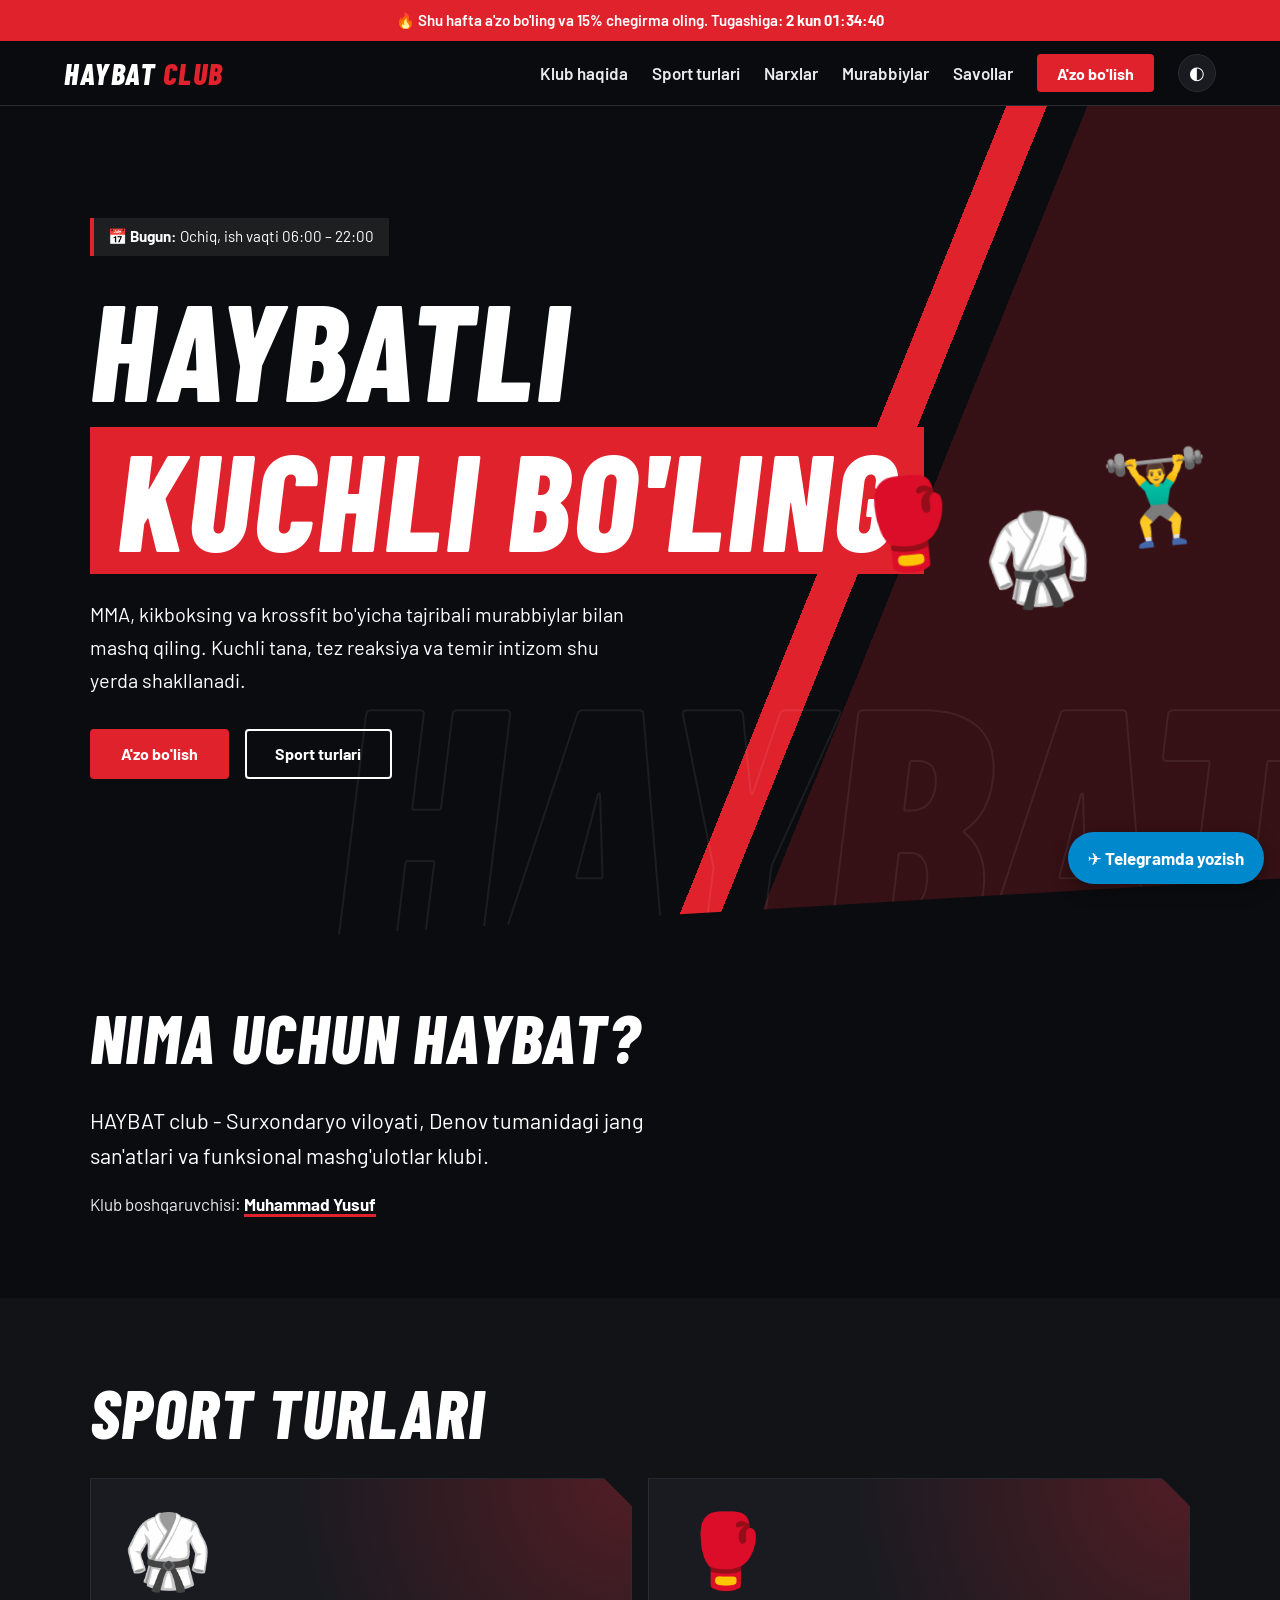
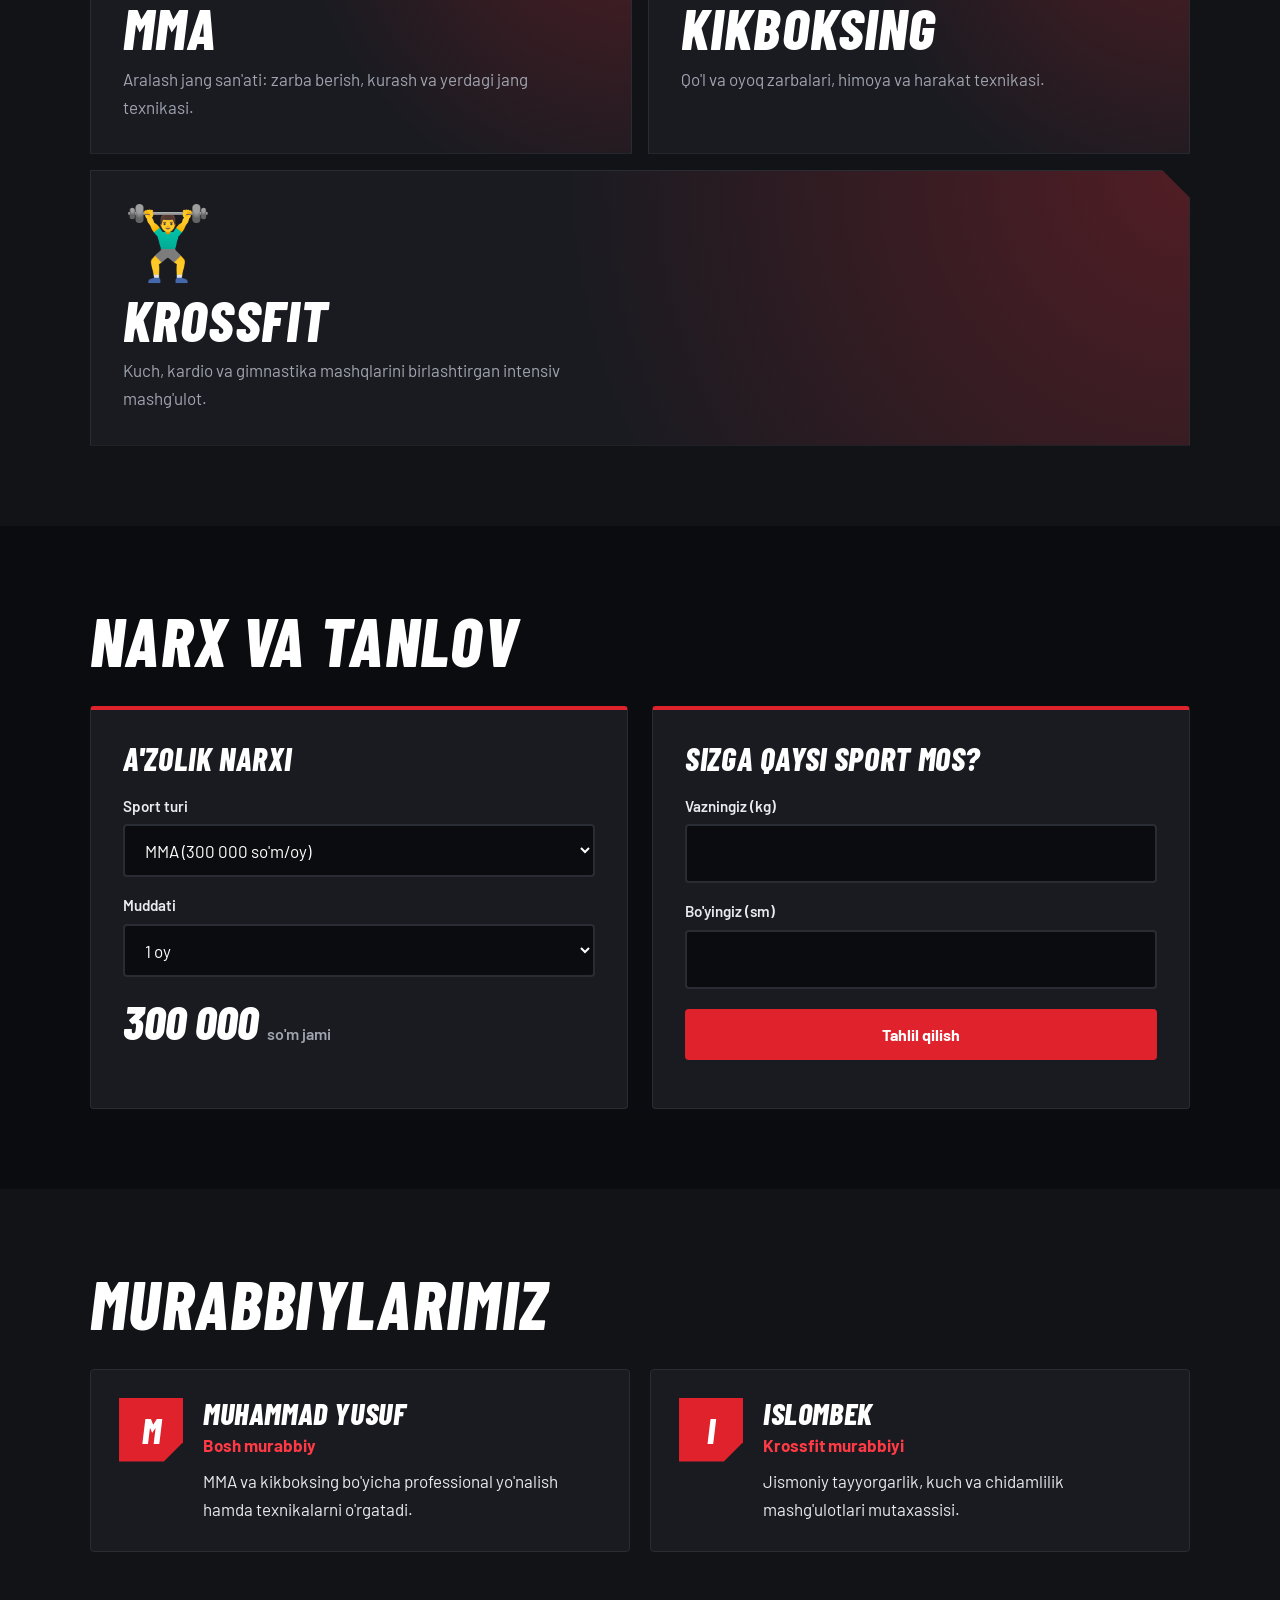
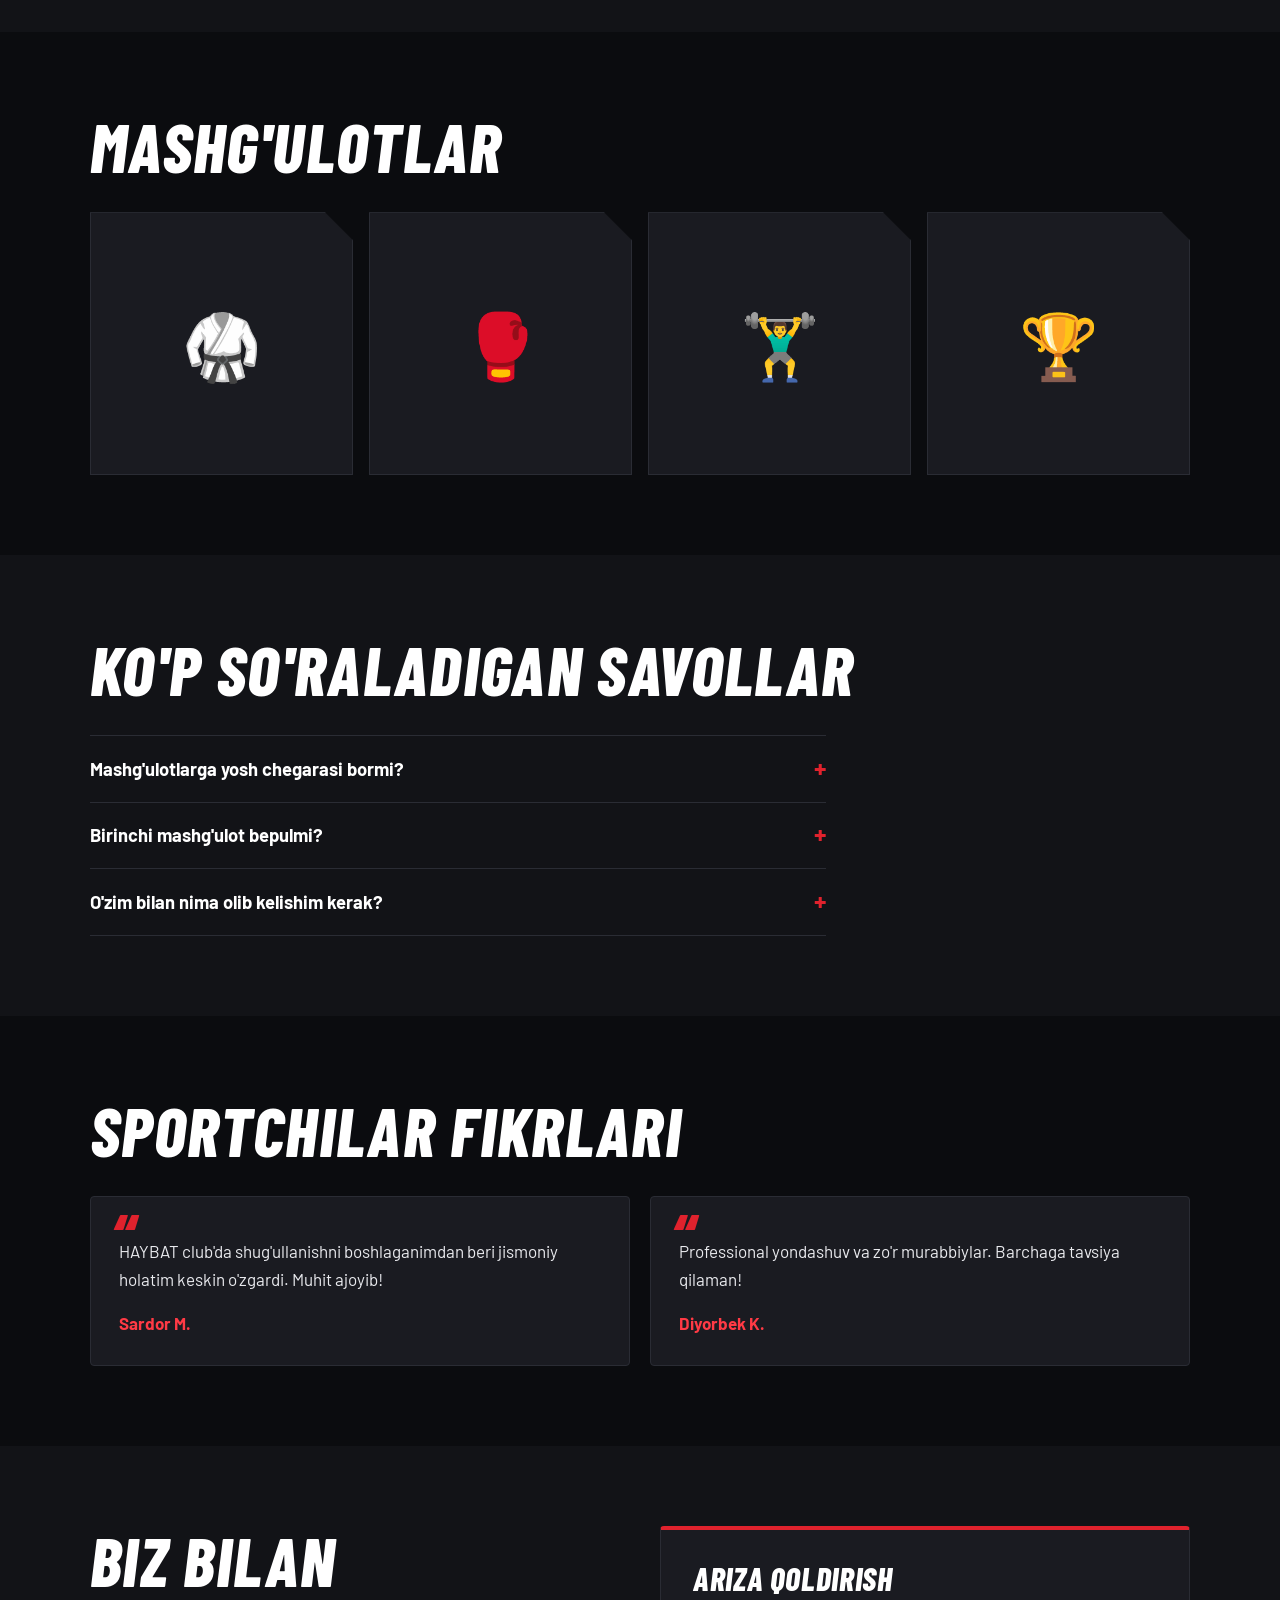
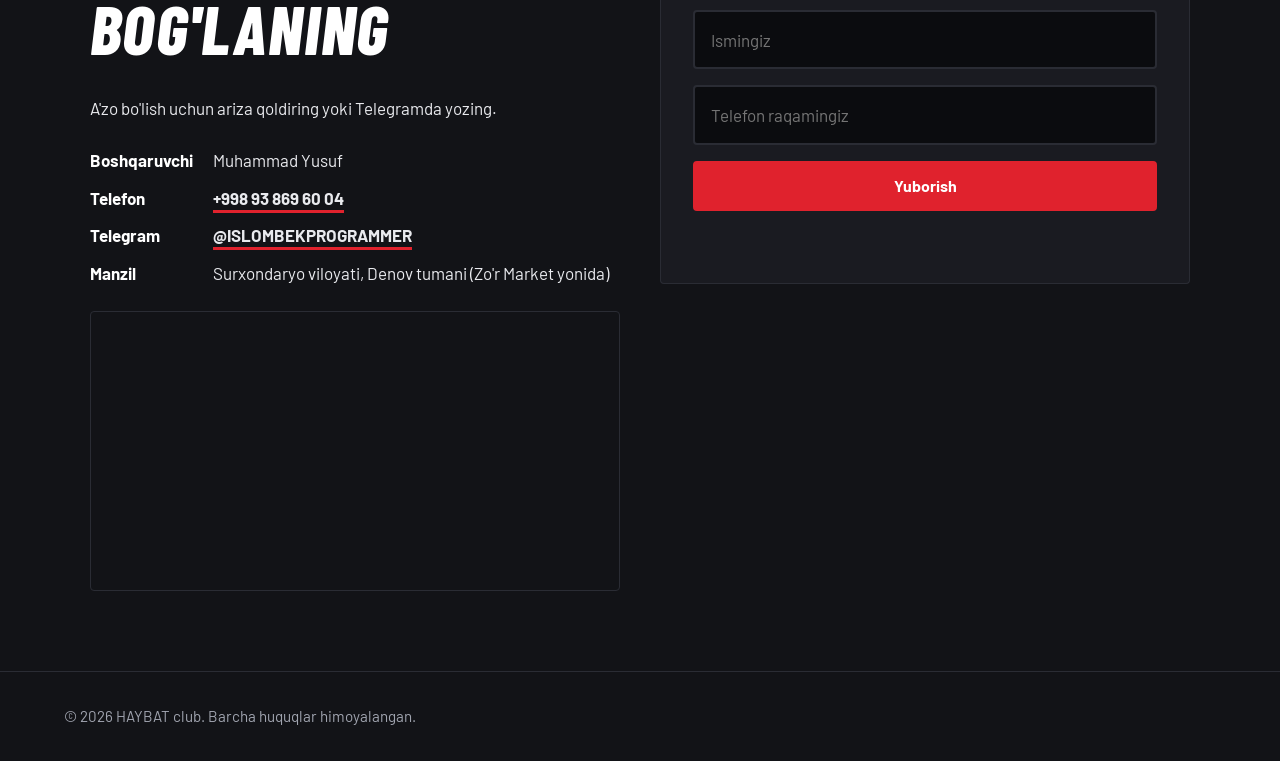
<file: index (7).html>
<!DOCTYPE html>
<html lang="uz">
<head>
    <meta charset="UTF-8">
    <meta name="viewport" content="width=device-width, initial-scale=1.0">
    <meta name="description" content="HAYBAT club - Surxondaryo, Denov tumanida MMA, kikboksing va krossfit bo'yicha mashg'ulotlar.">
    <title>HAYBAT club - MMA, Kikboksing va Krossfit klubi | Denov</title>
    <link rel="preconnect" href="https://fonts.googleapis.com">
    <link rel="preconnect" href="https://fonts.gstatic.com" crossorigin>
    <link href="https://fonts.googleapis.com/css2?family=Barlow+Condensed:ital,wght@1,800&family=Barlow:wght@400;600;700&display=swap" rel="stylesheet">
    <link rel="stylesheet" href="style.css">
</head>
<body>

    <div class="promo">🔥 Shu hafta a'zo bo'ling va 15% chegirma oling. Tugashiga: <b id="countdown">--</b></div>

    <header>
        <a href="#home" class="logo">HAYBAT <span>CLUB</span></a>
        <nav aria-label="Asosiy menyu">
            <a href="#about">Klub haqida</a>
            <a href="#sports">Sport turlari</a>
            <a href="#tools">Narxlar</a>
            <a href="#coaches">Murabbiylar</a>
            <a href="#faq">Savollar</a>
            <a href="#contact" class="btn btn-primary btn-sm">A'zo bo'lish</a>
            <button class="theme-toggle-btn" id="themeBtn" type="button" aria-label="Kun va tun rejimini almashtirish">◐</button>
        </nav>
    </header>

    <section id="home" class="hero">
        <div class="stickers" aria-hidden="true"><span>🥊</span><span>🥋</span><span>🏋️‍♂️</span></div>
        <div class="hero-content">
            <p class="status">📅 <b>Bugun:</b> <span id="todayStatus">tekshirilmoqda...</span></p>
            <h1>HAYBATLI <br><span>KUCHLI BO'LING</span></h1>
            <p>MMA, kikboksing va krossfit bo'yicha tajribali murabbiylar bilan mashq qiling. Kuchli tana, tez reaksiya va temir intizom shu yerda shakllanadi.</p>
            <div class="hero-buttons">
                <a href="#contact" class="btn btn-primary">A'zo bo'lish</a>
                <a href="#sports" class="btn btn-secondary">Sport turlari</a>
            </div>
        </div>
    </section>

    <section id="about" class="about">
        <div class="wrap">
            <h2>Nima uchun HAYBAT?</h2>
            <p class="lead">HAYBAT club - Surxondaryo viloyati, Denov tumanidagi jang san'atlari va funksional mashg'ulotlar klubi.</p>
            <p class="manager">Klub boshqaruvchisi: <strong>Muhammad Yusuf</strong></p>
        </div>
    </section>

    <section id="sports" class="sports">
        <div class="wrap">
            <h2>Sport turlari</h2>
            <div class="bento">
                <article class="sport"><span class="sticker" aria-hidden="true">🥋</span><h3>MMA</h3><p>Aralash jang san'ati: zarba berish, kurash va yerdagi jang texnikasi.</p></article>
                <article class="sport"><span class="sticker" aria-hidden="true">🥊</span><h3>Kikboksing</h3><p>Qo'l va oyoq zarbalari, himoya va harakat texnikasi.</p></article>
                <article class="sport"><span class="sticker" aria-hidden="true">🏋️‍♂️</span><h3>Krossfit</h3><p>Kuch, kardio va gimnastika mashqlarini birlashtirgan intensiv mashg'ulot.</p></article>
            </div>
        </div>
    </section>

    <section id="tools" class="tools">
        <div class="wrap">
            <h2>Narx va tanlov</h2>
            <div class="tools-grid">
                <div class="calc-box">
                    <h3>A'zolik narxi</h3>
                    <label for="sportSelect">Sport turi</label>
                    <select id="sportSelect">
                        <option value="300000">MMA (300 000 so'm/oy)</option>
                        <option value="250000">Kikboksing (250 000 so'm/oy)</option>
                        <option value="250000">Krossfit (250 000 so'm/oy)</option>
                        <option value="500000">Hammasi birga (500 000 so'm/oy)</option>
                    </select>
                    <label for="monthSelect">Muddati</label>
                    <select id="monthSelect">
                        <option value="1">1 oy</option>
                        <option value="3">3 oy (5% chegirma)</option>
                        <option value="6">6 oy (10% chegirma)</option>
                        <option value="12">12 oy (20% chegirma)</option>
                    </select>
                    <p class="out"><span id="totalPrice">300 000</span> <small>so'm jami</small></p>
                </div>
                <div class="calc-box">
                    <h3>Sizga qaysi sport mos?</h3>
                    <label for="weight">Vazningiz (kg)</label>
                    <input type="number" id="weight" min="20" max="300" inputmode="decimal">
                    <label for="height">Bo'yingiz (sm)</label>
                    <input type="number" id="height" min="100" max="250" inputmode="decimal">
                    <button class="btn btn-primary" id="bmiBtn" type="button">Tahlil qilish</button>
                    <p id="bmiResult" aria-live="polite"></p>
                </div>
            </div>
        </div>
    </section>

    <section id="coaches">
        <div class="wrap">
            <h2>Murabbiylarimiz</h2>
            <div class="cards-container">
                <div class="coach-card">
                    <div class="mono" aria-hidden="true">M</div>
                    <div><h3>Muhammad Yusuf</h3><p class="role">Bosh murabbiy</p><p>MMA va kikboksing bo'yicha professional yo'nalish hamda texnikalarni o'rgatadi.</p></div>
                </div>
                <div class="coach-card">
                    <div class="mono" aria-hidden="true">I</div>
                    <div><h3>Islombek</h3><p class="role">Krossfit murabbiyi</p><p>Jismoniy tayyorgarlik, kuch va chidamlilik mashg'ulotlari mutaxassisi.</p></div>
                </div>
            </div>
        </div>
    </section>

    <section id="gallery" class="gallery">
        <div class="wrap">
            <h2>Mashg'ulotlar</h2>
            <div class="gallery-grid" aria-hidden="true">
                <div class="gallery-item">🥋</div><div class="gallery-item">🥊</div><div class="gallery-item">🏋️‍♂️</div><div class="gallery-item">🏆</div>
            </div>
        </div>
    </section>

    <section id="faq" class="faq">
        <div class="wrap">
            <h2>Ko'p so'raladigan savollar</h2>
            <details><summary>Mashg'ulotlarga yosh chegarasi bormi?</summary><p>Klubimizda har qanday yoshdagi sportchilar uchun maxsus guruhlar mavjud.</p></details>
            <details><summary>Birinchi mashg'ulot bepulmi?</summary><p>Ha, birinchi tanishuv mashg'uloti mutlaqo bepul.</p></details>
            <details><summary>O'zim bilan nima olib kelishim kerak?</summary><p>Qulay sport kiyimi, krossovka va suv idishi yetarli.</p></details>
        </div>
    </section>

    <section id="reviews" class="reviews">
        <div class="wrap">
            <h2>Sportchilar fikrlari</h2>
            <div class="review-grid">
                <blockquote>HAYBAT club'da shug'ullanishni boshlaganimdan beri jismoniy holatim keskin o'zgardi. Muhit ajoyib!<cite>Sardor M.</cite></blockquote>
                <blockquote>Professional yondashuv va zo'r murabbiylar. Barchaga tavsiya qilaman!<cite>Diyorbek K.</cite></blockquote>
            </div>
        </div>
    </section>

    <section id="contact" class="contact">
        <div class="wrap contact-grid">
            <div>
                <h2>Biz bilan bog'laning</h2>
                <p>A'zo bo'lish uchun ariza qoldiring yoki Telegramda yozing.</p>
                <dl class="info">
                    <dt>Boshqaruvchi</dt><dd>Muhammad Yusuf</dd>
                    <dt>Telefon</dt><dd><a href="tel:+998938696004">+998 93 869 60 04</a></dd>
                    <dt>Telegram</dt><dd><a href="https://t.me/ISLOMBEKPROGRAMMER" target="_blank" rel="noopener">@ISLOMBEKPROGRAMMER</a></dd>
                    <dt>Manzil</dt><dd>Surxondaryo viloyati, Denov tumani (Zo'r Market yonida)</dd>
                </dl>
                <div class="map-container">
                    <iframe title="HAYBAT club xaritada" src="https://www.google.com/maps/embed?pb=!1m18!1m12!1m3!1d442.30966351614006!2d67.88043966778787!3d38.28046728445802!2m3!1f0!2f0!3f0!3m2!1i1024!2i768!4f13.1!3m3!1m2!1s0x38b511f4cc61a38d%3A0xb1c02a2d58586c1c!2sZo'r%20Market!5e1!3m2!1sen!2s!4v1792017420385!5m2!1sen!2s" allowfullscreen loading="lazy" referrerpolicy="strict-origin-when-cross-origin"></iframe>
                </div>
            </div>
            <form class="contact-form" id="tgForm">
                <h3>Ariza qoldirish</h3>
                <input type="text" id="name" placeholder="Ismingiz" autocomplete="name" required>
                <input type="tel" id="phone" placeholder="Telefon raqamingiz" autocomplete="tel" required>
                <button type="submit" id="submitBtn" class="btn btn-primary">Yuborish</button>
                <p id="formNote" aria-live="polite"></p>
            </form>
        </div>
    </section>

    <a href="https://t.me/ISLOMBEKPROGRAMMER" target="_blank" rel="noopener" class="floating-tg">✈️ Telegramda yozish</a>

    <footer><p>&copy; 2026 HAYBAT club. Barcha huquqlar himoyalangan.</p></footer>

    <script>
        const $ = id => document.getElementById(id);
        const pad = n => String(n).padStart(2, '0');
        const fmt = n => Math.round(n).toString().replace(/\B(?=(\d{3})+(?!\d))/g, ' ');

        // Telegram bot (token sahifa kodida ochiq turadi)
        const BOT_TOKEN = '8880718606:AAGQOW-xNHdI8zGS5FeTEkq-9pEaIy5VKOA';
        const CHAT_ID = '8632244174';

        // Tema
        try { if (localStorage.getItem('theme') === 'light') document.body.classList.add('light'); } catch (e) {}
        $('themeBtn').addEventListener('click', () => {
            const light = document.body.classList.toggle('light');
            try { localStorage.setItem('theme', light ? 'light' : 'dark'); } catch (e) {}
        });

        // Bugungi ish vaqti
        $('todayStatus').textContent = new Date().getDay() === 0
            ? 'Yakshanba, ish vaqti 08:00 – 20:00'
            : 'Ochiq, ish vaqti 06:00 – 22:00';

        // Aksiya taymeri: joriy haftaning yakshanba kuni 23:59 gacha
        const end = new Date();
        end.setDate(end.getDate() + (7 - end.getDay()) % 7);
        end.setHours(23, 59, 59, 0);
        function tick() {
            const d = end - Date.now();
            if (d <= 0) { document.querySelector('.promo').hidden = true; return; }
            const s = Math.floor(d / 1000);
            $('countdown').textContent = `${Math.floor(s / 86400)} kun ${pad(Math.floor(s % 86400 / 3600))}:${pad(Math.floor(s % 3600 / 60))}:${pad(s % 60)}`;
        }
        tick(); setInterval(tick, 1000);

        // Narx hisoblagich
        function calculatePrice() {
            const months = +$('monthSelect').value;
            const discount = { 3: .05, 6: .10, 12: .20 }[months] || 0;
            $('totalPrice').textContent = fmt(+$('sportSelect').value * months * (1 - discount));
        }
        $('sportSelect').addEventListener('change', calculatePrice);
        $('monthSelect').addEventListener('change', calculatePrice);

        // BMI
        $('bmiBtn').addEventListener('click', () => {
            const w = parseFloat($('weight').value), h = parseFloat($('height').value) / 100;
            const out = $('bmiResult');
            if (!(w > 0 && h > 0)) { out.textContent = "Vazn va bo'yingizni to'g'ri kiriting."; return; }
            const bmi = w / (h * h);
            const rec = bmi < 18.5 ? "Siz ozg'insiz. Krossfit va to'g'ri ovqatlanish tavsiya etiladi."
                : bmi < 25 ? "Vazningiz me'yorda. MMA va kikboksing juda mos tushadi."
                : "Ortiqcha vazn bor. Krossfit va kikboksing orqali forma olasiz.";
            out.textContent = `BMI: ${bmi.toFixed(1)}. ${rec}`;
        });

        // Ariza formasi
        $('tgForm').addEventListener('submit', async e => {
            e.preventDefault();
            const name = $('name').value.trim(), phone = $('phone').value.trim();
            const note = $('formNote'), btn = $('submitBtn');
            btn.disabled = true; btn.textContent = 'Yuborilmoqda...';
            try {
                const r = await fetch(`https://api.telegram.org/bot${BOT_TOKEN}/sendMessage`, {
                    method: 'POST',
                    headers: { 'Content-Type': 'application/json' },
                    body: JSON.stringify({ chat_id: CHAT_ID, text: `🥊 HAYBAT CLUB - YANGI ARIZA!\n\n👤 Ism: ${name}\n📞 Tel: ${phone}` })
                });
                const data = await r.json();
                if (!data.ok) throw new Error(data.description);
                note.textContent = "Arizangiz yuborildi. Tez orada bog'lanamiz.";
                e.target.reset();
            } catch (err) {
                note.textContent = "Yuborib bo'lmadi. Iltimos, telefon orqali bog'laning.";
            } finally { btn.disabled = false; btn.textContent = 'Yuborish'; }
        });
    </script>
</body>
</html>
</file>
<file: style.css>
/* HAYBAT club — qora/qizil jang sporti uslubi, zamonaviy versiya */
:root {
    --ink: #0b0c0f; --panel: #121317; --card: #1a1b21; --line: #2a2c34;
    --text: #e9eaee; --mute: #a0a4af; --strong: #fff;
    --red: #e0222d; --red-hi: #ff3a45;
    --head: "Barlow Condensed", "Arial Narrow", Impact, sans-serif;
    --body: "Barlow", system-ui, -apple-system, "Segoe UI", sans-serif;
    --pad: clamp(1.25rem, 5vw, 4rem);
    --cut: polygon(0 0, calc(100% - 28px) 0, 100% 28px, 100% 100%, 0 100%);
}
body.light {
    --ink: #f3f4f6; --panel: #e9ebef; --card: #fff; --line: #d2d5dc;
    --text: #17181c; --mute: #545966; --strong: #0b0c0f;
}

* { box-sizing: border-box; margin: 0; padding: 0; }
html { scroll-padding-top: 5.5rem; }
@media (prefers-reduced-motion: no-preference) { html { scroll-behavior: smooth; } }
body { font: 1.0625rem/1.65 var(--body); color: var(--text); background: var(--ink); transition: background .25s, color .25s; }
a { color: inherit; text-decoration: none; }
h1, h2, h3 { font-family: var(--head); font-weight: 800; font-style: italic; text-transform: uppercase; line-height: 1; letter-spacing: .02em; color: var(--strong); }
h2 { font-size: clamp(2.5rem, 6vw, 4.25rem); margin-bottom: 2rem; }
:focus-visible { outline: 3px solid var(--red-hi); outline-offset: 3px; }
.wrap { max-width: 1100px; margin: 0 auto; }
section { padding: 5rem var(--pad); }

/* Aksiya */
.promo { padding: .5rem var(--pad); text-align: center; font-size: .95rem; font-weight: 600; color: #fff; background: var(--red); }
.promo b { font-variant-numeric: tabular-nums; }

/* Header */
header {
    position: sticky; top: 0; z-index: 20; display: flex; align-items: center; justify-content: space-between;
    gap: 1rem; padding: .8rem var(--pad);
    background: color-mix(in srgb, var(--ink) 86%, transparent); backdrop-filter: blur(12px);
    border-bottom: 1px solid var(--line);
}
.logo { font: italic 800 1.9rem var(--head); letter-spacing: .05em; color: var(--strong); }
.logo span { color: var(--red); }
nav { display: flex; align-items: center; gap: 1.5rem; font-weight: 600; }
nav a:not(.btn):hover { color: var(--red-hi); }
.theme-toggle-btn { width: 2.4rem; height: 2.4rem; border-radius: 50%; border: 1px solid var(--line); background: var(--card); color: var(--strong); font-size: 1.1rem; cursor: pointer; }

/* Tugmalar */
.btn { display: inline-block; padding: .85rem 1.8rem; border: 2px solid var(--red); border-radius: 4px; font: 700 1rem var(--body); cursor: pointer; text-align: center; transition: transform .15s, background .15s, color .15s; }
.btn:hover { transform: translateY(-2px); }
.btn-primary { background: var(--red); color: #fff; }
.btn-primary:hover { background: var(--red-hi); border-color: var(--red-hi); }
.btn-secondary { color: #fff; border-color: #fff; background: transparent; }
.btn-secondary:hover { background: #fff; color: #000; }
.btn-sm { padding: .45rem 1.1rem; }
.btn:disabled { opacity: .6; cursor: wait; }

/* Hero — rasmsiz, faqat shakl va yozuv */
.hero {
    position: relative; overflow: hidden; color: #fff;
    padding: clamp(4rem, 9vw, 7rem) var(--pad) clamp(7rem, 14vw, 11rem);
    background: linear-gradient(112deg, transparent 0 62%, var(--red) 62% 64.5%, transparent 64.5% 67%, rgba(224,34,45,.2) 67% 100%), #0b0c0f;
    clip-path: polygon(0 0, 100% 0, 100% 91%, 0 100%);
}
.hero::before {
    content: "HAYBAT"; position: absolute; right: -2vw; bottom: -.12em; z-index: 0;
    font: italic 800 clamp(8rem, 28vw, 24rem)/1 var(--head); color: transparent;
    -webkit-text-stroke: 2px rgba(255,255,255,.07); pointer-events: none;
}
.hero-content { position: relative; max-width: 1100px; margin: 0 auto; }
.hero h1 { color: #fff; font-size: clamp(3.4rem, 11.5vw, 8.5rem); margin-bottom: 1.5rem; }
.hero h1 span { display: inline-block; margin-top: .08em; padding: .02em .2em .06em; background: var(--red); }
.hero p { max-width: 34rem; margin-bottom: 2rem; font-size: 1.25rem; }
.hero-buttons { display: flex; flex-wrap: wrap; gap: 1rem; }
.hero .status { display: inline-block; margin-bottom: 1.5rem; padding: .4rem .9rem; border-left: 4px solid var(--red); background: rgba(255,255,255,.08); font-size: .95rem; }
.stickers { position: absolute; right: var(--pad); top: 50%; z-index: 1; display: none; gap: 1rem; transform: translateY(-50%) rotate(-6deg); font-size: 5.5rem; line-height: 1; }
.stickers span:nth-child(2) { margin-top: 3rem; }
@media (min-width: 900px) { .stickers { display: flex; } }
@keyframes rise { from { opacity: 0; transform: translateY(22px); } to { opacity: 1; transform: none; } }
@media (prefers-reduced-motion: no-preference) { .hero-content > * { animation: rise .7s both; } .hero-content > :nth-child(2) { animation-delay: .1s; } .hero-content > :nth-child(3) { animation-delay: .2s; } .hero-content > :nth-child(4) { animation-delay: .3s; } }

/* Klub haqida */
.about { padding-top: 3rem; }
.lead { max-width: 40rem; font-size: 1.35rem; color: var(--strong); }
.manager { margin-top: 1rem; }
.manager strong { border-bottom: 3px solid var(--red); color: var(--strong); }

/* Sport turlari */
section:nth-of-type(n+3):nth-of-type(odd) { background: var(--panel); }
.bento { display: grid; grid-template-columns: repeat(6, 1fr); gap: 1rem; }
.sport { grid-column: span 6; position: relative; overflow: hidden; padding: 2rem; min-height: 230px; clip-path: var(--cut);
    border: 1px solid var(--line); background: radial-gradient(circle at 100% 0, rgba(224,34,45,.28), transparent 55%), var(--card); }
.sport .sticker { display: block; margin-bottom: 1rem; font-size: 4.5rem; line-height: 1; }
.sport h3 { font-size: clamp(2.4rem, 5vw, 3.6rem); margin-bottom: .5rem; }
.sport p { max-width: 30rem; color: var(--mute); }
@media (min-width: 800px) { .sport:nth-child(-n+2) { grid-column: span 3; } }

/* Hisoblagichlar */
.tools-grid { display: grid; gap: 1.5rem; grid-template-columns: repeat(auto-fit, minmax(300px, 1fr)); }
.calc-box { padding: 2rem; border: 1px solid var(--line); border-top: 4px solid var(--red); border-radius: 4px; background: var(--card); }
.calc-box h3 { font-size: 2rem; margin-bottom: 1.25rem; }
.calc-box label { display: block; margin: 1rem 0 .35rem; font-weight: 600; font-size: .95rem; }
.calc-box select, .calc-box input, .contact-form input, .contact-form select {
    width: 100%; padding: .85rem 1rem; border: 2px solid var(--line); border-radius: 4px; background: var(--ink); color: var(--strong); font: inherit; }
.calc-box select:focus, .calc-box input:focus, .contact-form input:focus, .contact-form select:focus { border-color: var(--red); outline: none; }
.calc-box .btn { width: 100%; margin-top: 1.25rem; }
.out { margin-top: 1.25rem; font: italic 800 3rem/1 var(--head); color: var(--strong); }
.out small { font: 600 1rem var(--body); color: var(--mute); }
#bmiResult, #kcalOut { margin-top: 1rem; font-weight: 600; color: var(--strong); }

/* Murabbiylar */
.cards-container { display: grid; gap: 1.25rem; grid-template-columns: repeat(auto-fit, minmax(260px, 1fr)); }
.coach-card { display: flex; gap: 1.25rem; padding: 1.75rem; border: 1px solid var(--line); border-radius: 4px; background: var(--card); }
.mono { flex: none; display: grid; place-items: center; width: 4rem; height: 4rem; background: var(--red); color: #fff; font: italic 800 2.2rem var(--head); clip-path: polygon(0 0, 100% 0, 100% 70%, 70% 100%, 0 100%); }
.coach-card h3 { font-size: 1.9rem; }
.role { margin: .2rem 0 .5rem; font-weight: 700; color: var(--red-hi); }

/* Galereya */
.gallery-grid { display: grid; gap: 1rem; grid-template-columns: repeat(auto-fit, minmax(150px, 1fr)); }
.gallery-item { display: grid; place-items: center; aspect-ratio: 1; font-size: 4rem; border: 1px solid var(--line); background: var(--card); clip-path: var(--cut); }

/* FAQ */
.faq details { max-width: 46rem; padding: 1.1rem 0; border-top: 1px solid var(--line); }
.faq details:last-of-type { border-bottom: 1px solid var(--line); }
.faq summary { display: flex; justify-content: space-between; gap: 1rem; cursor: pointer; list-style: none; font-weight: 700; font-size: 1.15rem; color: var(--strong); }
.faq summary::-webkit-details-marker { display: none; }
.faq summary::after { content: "+"; color: var(--red); font-size: 1.6rem; line-height: 1; }
.faq details[open] summary::after { content: "\2212"; }
.faq details p { margin-top: .75rem; max-width: 40rem; color: var(--mute); }

/* Fikrlar */
.review-grid { display: grid; gap: 1.25rem; grid-template-columns: repeat(auto-fit, minmax(280px, 1fr)); }
blockquote { position: relative; padding: 2.5rem 1.75rem 1.75rem; border: 1px solid var(--line); border-radius: 4px; background: var(--card); }
blockquote::before { content: "\201C"; position: absolute; top: .4rem; left: 1.25rem; font: italic 800 4rem/1 var(--head); color: var(--red); }
blockquote cite { display: block; margin-top: 1rem; font-style: normal; font-weight: 700; color: var(--red-hi); }

/* Bog'lanish */
.contact-grid { display: grid; gap: 2.5rem; grid-template-columns: repeat(auto-fit, minmax(300px, 1fr)); align-items: start; }
.info { margin-top: 1.5rem; display: grid; grid-template-columns: auto 1fr; gap: .6rem 1.25rem; }
.info dt { font-weight: 700; color: var(--strong); }
.info a { font-weight: 700; text-decoration: underline; text-decoration-color: var(--red); text-decoration-thickness: 3px; text-underline-offset: 5px; }
.map-container { height: 280px; margin-top: 1.5rem; border-radius: 4px; overflow: hidden; border: 1px solid var(--line); }
.map-container iframe { width: 100%; height: 100%; border: 0; }
.contact-form { display: flex; flex-direction: column; gap: 1rem; padding: 2rem; border: 1px solid var(--line); border-top: 4px solid var(--red); border-radius: 4px; background: var(--card); }
.contact-form h3 { font-size: 2rem; }
#formNote { min-height: 1.5rem; font-weight: 600; color: var(--strong); }

.floating-tg { position: fixed; right: 1rem; bottom: 1rem; z-index: 30; padding: .75rem 1.25rem; border-radius: 99px; background: #0088cc; color: #fff; font-weight: 700; box-shadow: 0 6px 18px rgba(0,0,0,.35); transition: transform .2s; }
.floating-tg:hover { transform: scale(1.05); }
footer { padding: 2rem var(--pad); font-size: .95rem; color: var(--mute); border-top: 1px solid var(--line); background: var(--panel); }

@media (max-width: 760px) {
    nav a:not(.btn) { display: none; }
    section { padding-block: 3.5rem; }
}
@media (prefers-reduced-motion: reduce) { * { transition: none !important; } }

/* Jadval, promokod, til tugmasi */
#langBtn { font: 700 .8rem var(--body); }
.next { margin-top: -1rem; margin-bottom: 1.5rem; font-weight: 700; color: var(--red-hi); }
.sched { display: grid; gap: .75rem; max-width: 46rem; }
.slot { display: grid; grid-template-columns: 9rem 1fr auto; gap: 1rem; align-items: center; padding: 1rem 1.25rem; border: 1px solid var(--line); border-left: 4px solid var(--red); background: var(--card); }
.slot b, .slot em { font: italic 800 1.7rem/1 var(--head); text-transform: uppercase; color: var(--strong); }
.slot span { color: var(--mute); }
.refer { display: flex; flex-wrap: wrap; align-items: center; gap: .5rem 1rem; margin-top: 1.5rem; padding: 1rem 1.25rem; border: 2px dashed var(--red); }
.refer b { color: var(--strong); }
.refer code { padding: .1rem .5rem; background: var(--card); color: var(--strong); font-weight: 700; }
.contact-form label { font-weight: 600; font-size: .95rem; }
@media (max-width: 600px) { .slot { grid-template-columns: 1fr auto; } .slot span { grid-column: 1 / -1; order: 3; } }
</file>
